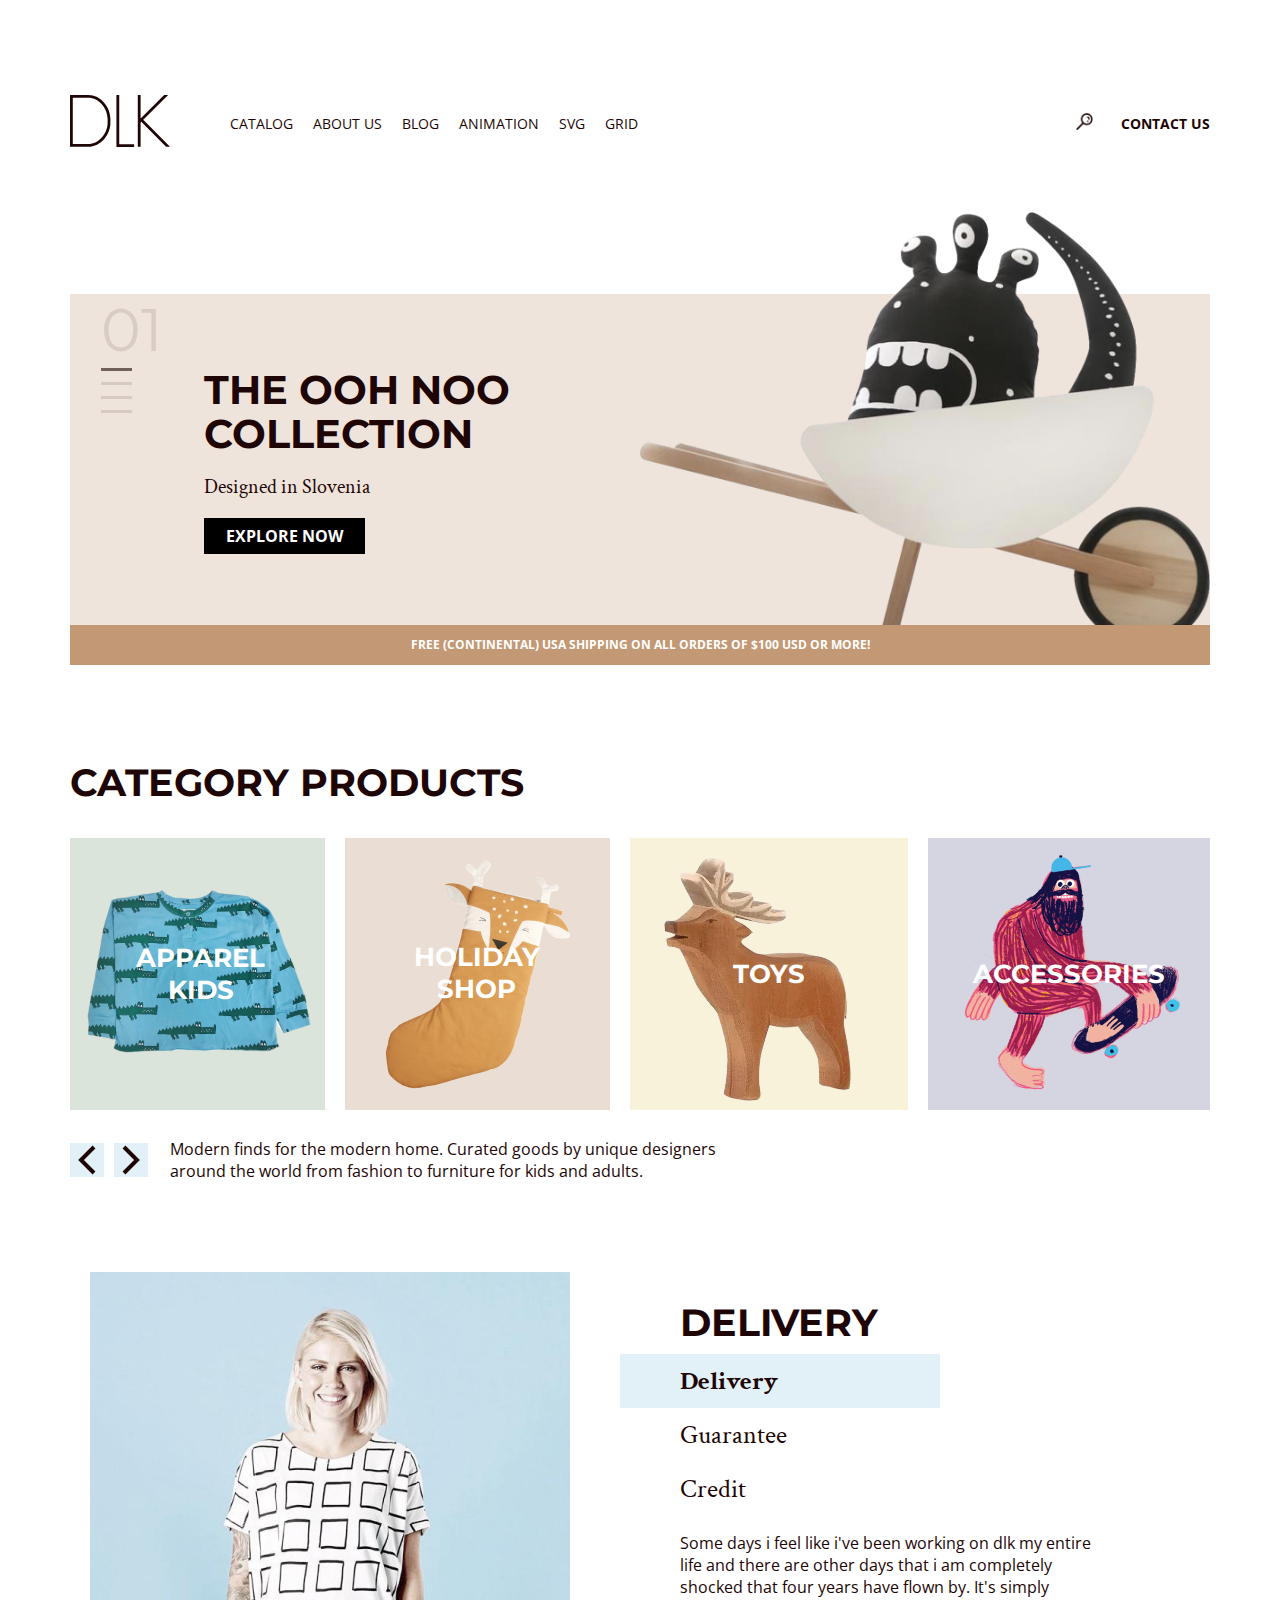
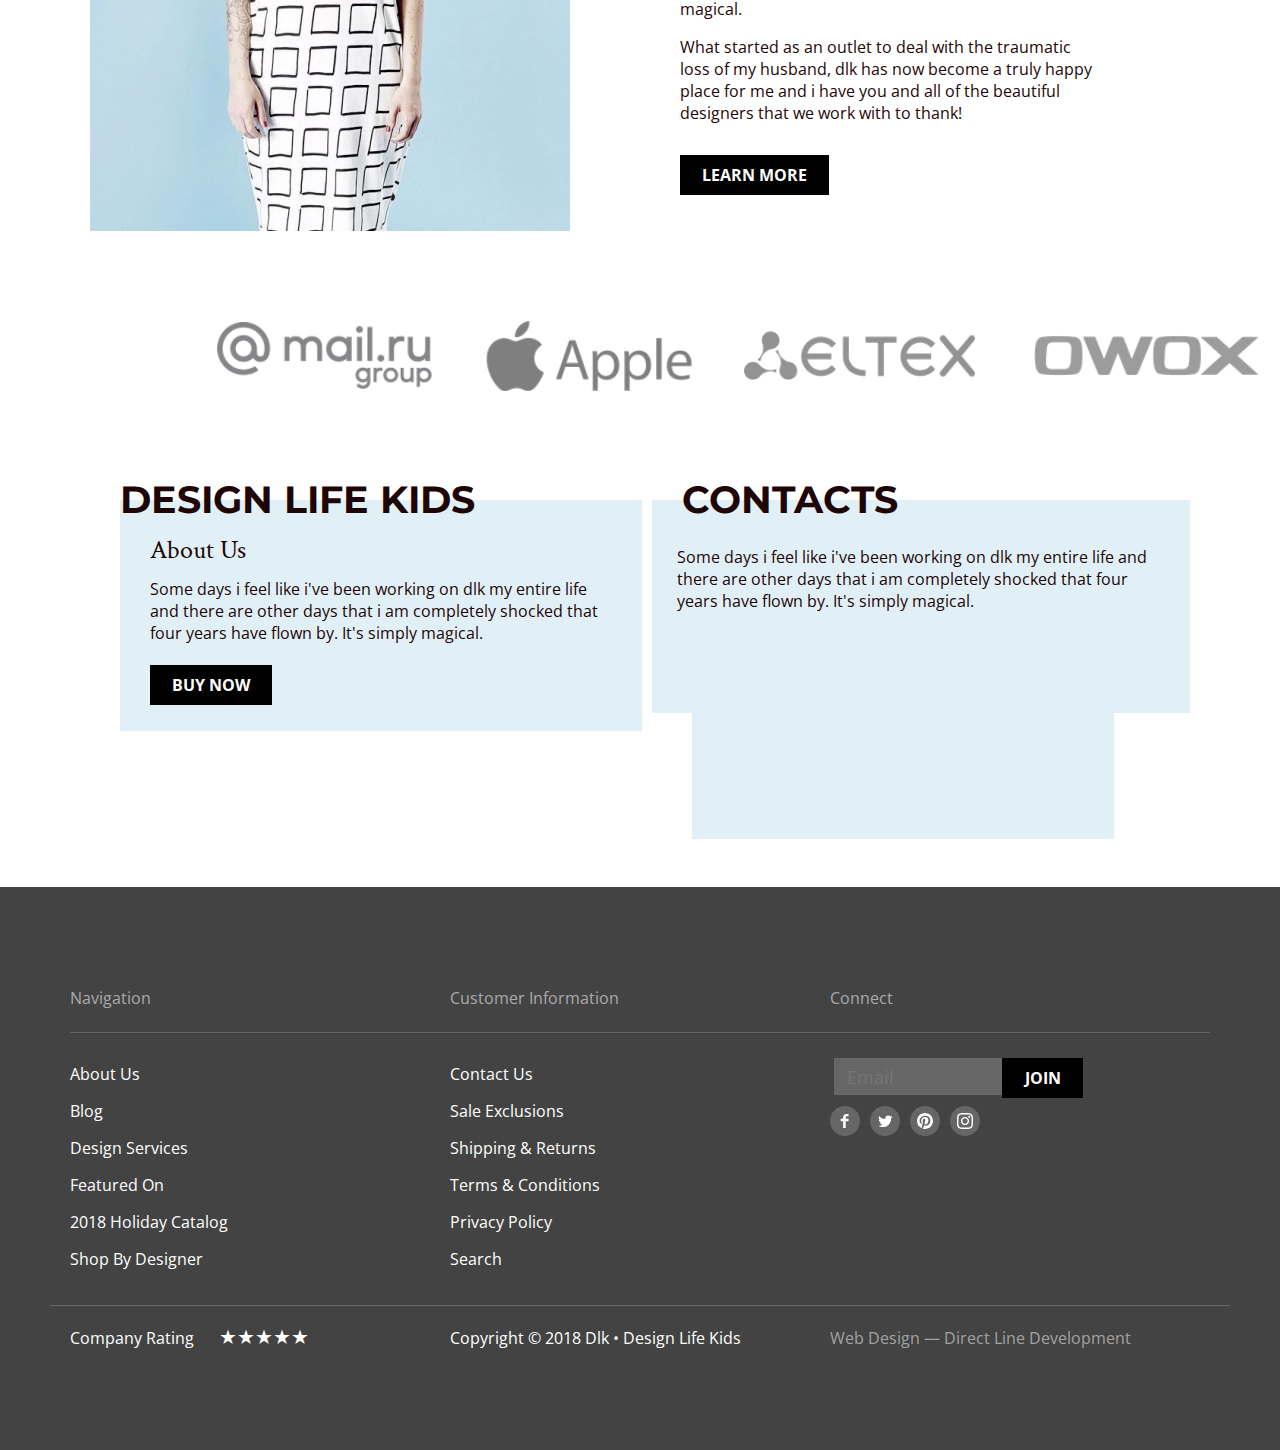
<file: index.html>
<!DOCTYPE html>
<html lang="en">
<head>
    <meta charset="UTF-8">
    <meta http-equiv="X-UA-Compatible" content="IE=edge">
    <meta name="viewport" content="width=device-width,initial-scale=1">
    <link rel="preconnect" href="https://fonts.googleapis.com">
    <link rel="preconnect" href="https://fonts.gstatic.com" crossorigin>
    <link href="https://fonts.googleapis.com/css2?family=Crimson+Text:ital,wght@1,400;1,700&family=Montserrat:wght@200;700&family=Open+Sans:wght@400;700&display=swap" rel="stylesheet">
    <link rel="stylesheet" href="css/style.min.css">

    <title>DLK SHOP</title>
    <meta name="description" content="A store of clothes, toys and a wonderful mood for you and your child.">
    <meta name="keywords" content="Children's clothing and toys store.">
</head>
<body>

    <header class="header container">
    <span class="title_hidden">header__menu</span>
    <a href="/" class="header_opasity">
        <img src="img/union.svg" alt="logo of a clothing and toy store" width="100" height="52">
    </a>
    <div class="humburger header_opasity">
        <p class="mobile-header__open">menu</p>
    </div>

    <nav>
        <ul class="header__menu undotted">
            <li class="header_opasity">
                <a href="catalog.html">Catalog</a>
            </li>
            <li class="header_opasity">
                <a href="#">About Us</a>
            </li>
            <li class="header_opasity">
                <a href="blog.html">Blog</a>
            </li>
            <li class="header_opasity">
                <a href="animation.html">Animation</a>
            </li>
            <li class="header_opasity">
                <a href="svg.html">SVG</a>
            </li>
            <li class="header_opasity">
                <a href="grid.html">GRID</a>
            </li>
        </ul>
    </nav>
    <a href="#" class="header_opasity">
        <img src="img/glass.webp" alt="search of a clothing and toy store" width="17" height="17">
    </a>
    <a href="contact.html" class="header__contact header_opasity">Contact Us</a>
</header>

<div class="mobile-header">

    <div class="mobile-header__wrapper">
        <span class="title_hidden">header__menu</span>
        <div class="mobile-header__2">
            <a href="/" class="header_opasity mobile-header__logo">
                <img src="img/union.svg" alt="logo of a clothing and toy store" width="100" height="52">
            </a>
            <svg class="mobile-header__close" width="16" height="16" viewBox="0 0 16 16" fill="none" xmlns="http://www.w3.org/2000/svg">
                <path fill-rule="evenodd" clip-rule="evenodd" d="M0.707105 0L0 0.707105L7.07111 7.77821L4.6869e-05 14.8493L0.707151 15.5564L7.77821 8.48532L14.8492 15.5563L15.5563 14.8492L8.48532 7.77821L15.5563 0.707178L14.8492 7.33696e-05L7.77821 7.07111L0.707105 0Z" fill="#1E0606"/>
            </svg>
            <a href="#" class="header_opasity mobile-header__search">
                <img src="img/glass.webp" alt="search of a clothing and toy store" width="17" height="17">
            </a>
        </div>     
    <nav>
        <ul class="mobile-header__menu undotted">
            <li class="header_opasity">
                <a href="catalog.html">Catalog</a>
            </li>
            <li class="header_opasity">
                <a href="#">About Us</a>
            </li>
            <li class="header_opasity">
                <a href="blog.html">Blog</a>
            </li>
            <li class="header_opasity">
                <a href="animation.html">Animation</a>
            </li>
            <li class="header_opasity">
                <a href="svg.html">SVG</a>
            </li>
            <li class="header_opasity">
                <a href="grid.html">GRID</a>
            </li>
        </ul>
    </nav>
    <a href="contact.html" class="mobile-header__contact header_opasity">Contact Us</a>
    </div>
</div>

<script src="js/menu.js"></script>

    <main class="container">
        <section>
            <div class="banner bannerSection">
                <div class="banner__page bannerZindex">
                    <p>01</p>
                    <button class="banner__button ButtonChecked"><span class="title_hidden">page banner</span></button>
                    <button class="banner__button"><span class="title_hidden">page banner</span></button>
                    <button class="banner__button"><span class="title_hidden">page banner</span></button>
                    <button class="banner__button"><span class="title_hidden">page banner</span></button> 
                </div>
                <div class="banner__content bannerZindex">
                    <h1 class="title_banner">THE OOH NOO COLLECTION</h1>
                    <p class="italic banner__text">Designed in Slovenia</p>
                    <button class="button popupOpen">EXPLORE NOW <span class="title_hidden">button banner explore NOW</span></button>
                </div>
                <img src="img/png.webp" alt="banner img" class="banner__Img bannerZindex" width="100%" height="100%">
            </div> 
            <div class="bannerZindex">
              <p class="banner__text2">Free (continental) USA shipping on all orders of $100 USD or more!</p>
            </div> 
        </section>

        <section>
            <h2 class="title">Category Products</h2>
            <ul class="listcategory undotted">
                <li>
                    <a href="#" class="serviseW listcategory__a">APPAREL KIDS</a>
                </li>
                <li>
                    <a href="#" class="serviseW listcategory__a">HOLIDAY SHOP</a>
                </li>
                <li>
                    <a href="toys.html" class="listcategory__a">TOYS</a>
                </li>
                <li>
                    <a href="#" class="listcategory__a">ACCESSORIES</a>
                </li>
            </ul>
            <div class="category__page textbottom">
                <span class="title_hidden">category page</span>
                <button class="category__button1"></button>
                <button class="category__button2"></button>
                <p>Modern finds for the modern home. Curated goods by unique designers around the world from fashion to furniture for kids and adults.</p>
            </div>
        </section>

        <section class="delivery container">
            <img class="delivery__Img_1200px BcgIMG" src="img/girl.webp" alt="girl img" width="480" height="559">
            <img class="delivery__Img_768px BcgIMG" src="img/girl_768px.jpg" alt="girl img">
            <div class="deliverylist">
                <span class="title_hidden">delivery list</span>
                <ul class="undotted">
                    <li>
                        <p class="title deliverylist__title">Delivery</p>
                    </li>
                    <li class="deliverylist__titls deliveryChecked">
                        <a href="">Delivery</a>
                    </li>
                    <li class="deliverylist__titls">
                        <a href="">Guarantee</a>
                    </li>
                    <li class="deliverylist__titls">
                        <a href="">Credit</a>
                    </li>
                </ul>
                <p class="delivery__Text">Some days i feel like i've been working on dlk my entire life and there are other days that i am completely shocked that four years have flown by. It's simply magical.</p>
                <p class="delivery__Text two">What started as an outlet to deal  with the traumatic loss of my husband, dlk has now become a truly happy place for me and i have you and all of the beautiful designers that we work with to thank!</p>
                <a href="#" class="button">LEARN MORE</a>
            </div>
        </section>

        <section class="awards container">
            <h2 class="title_hidden">Awards</h2>
            <div>
                <img src="img/partners/image.webp" alt="Store cooperation">
            </div>
            <div>
                <img src="img/partners/image-2.webp" alt="Store cooperation">
            </div>
            <div>
                <img src="img/partners/image-3.webp" alt="Store cooperation">
            </div>
            <div>
                <img src="img/partners/image-1.webp" alt="Store cooperation">
            </div>
        </section>

        <section class="doubleSection container">
            <div class="doubleSection__div1">
                <h2 class="title">Design Life Kids</h2>
                <div class="innerdiv1">
                    <div class="innerdiv1__content">
                    <p class="italic innerdiv1_text">About Us</p>
                    <p class="doubleText">Some days i feel like i've been working on dlk my entire life and there are other days that i am completely shocked that four years have flown by. It's simply magical.</p>
                    <a href="#" class="button">buy now</a>
                    </div>
                </div>
            </div>
            <div class="doubleSection__div2">
                <h2 class="title">Contacts</h2>
                <div class="innerdiv2">
                    <div class="innerdiv2__content">
                        <p class="doubleText innerdiv2__contentText">Some days i feel like i've been working on dlk my entire life and there are other days that i am completely shocked that four years have flown by. It's simply magical.</p>
                    </div>
                </div>
                <iframe class="BcgIMG" src="https://www.google.com/maps/embed?pb=!1m18!1m12!1m3!1d151808.9325409732!2d49.346249153659194!3d53.521796638520634!2m3!1f0!2f0!3f0!3m2!1i1024!2i768!4f13.1!3m3!1m2!1s0x416878e800ccce15%3A0xf556927b10d096a!2z0KLQvtC70YzRj9GC0YLQuCwg0KHQsNC80LDRgNGB0LrQsNGPINC-0LHQuy4!5e0!3m2!1sru!2sru!4v1662113278763!5m2!1sru!2sru" width="80%" height="196" style="border:0;" allowfullscreen="" loading="lazy" referrerpolicy="no-referrer-when-downgrade"></iframe>
            </div>
        </section>
    </main>

    <footer class="footer">
  <div>
      <div class="footer__list container">
          <div class="footer__div">
              <p class="footer__p footer__p_border">Navigation</p>
              <ul class="undotted footer__text">
                  <li class="footer_opacity">
                      <a href="#">About Us</a>
                  </li>
                  <li class="footer_opacity">
                      <a href="#">Blog</a>
                  </li>
                  <li class="footer_opacity">
                      <a href="#">Design Services</a>
                  </li>
                  <li class="footer_opacity">
                      <a href="#">Featured On</a>
                  </li>
                  <li class="footer_opacity">
                      <a href="#">2018 Holiday Catalog</a>
                  </li>
                  <li class="footer_opacity">
                      <a href="#">Shop By Designer</a>
                  </li>
              </ul>
          </div> 
          <div class="footer__div">
              <p class="footer__p footer__p_border">Customer Information</p>
              <ul class="undotted footer__text footer__text_top">
                  <li class="footer_opacity">
                      <a href="#">Contact Us</a>
                  </li>
                  <li class="footer_opacity">
                      <a href="#">Sale Exclusions</a>
                  </li>
                  <li class="footer_opacity">
                      <a href="#">Shipping & Returns</a>
                  </li>
                  <li class="footer_opacity">
                      <a href="#">Terms & Conditions</a>
                  </li>
                  <li class="footer_opacity">
                      <a href="#">Privacy Policy</a>
                  </li>
                  <li class="footer_opacity">
                      <a href="#">Search</a>
                  </li>
              </ul>
          </div>
          <div class="footer__div">
              <p class="footer__p footer__p_border">Connect</p>
              <div class="footer__email">
                  <form action="#" class="footer__form">
                      <div>
                          <div>
                              <label class="">
                                  <span class="email__span">Email</span>
                                  <input type="text" class="Email__input" placeholder="Email">
                              </label>
                          </div>
                      </div>
                      <div>
                          <button class="button button_email" type="submit">Join</button>
                      </div>
                  </form> 
              </div>
              <ul class="undotted footer__sochil">
                  <li class="footer_opacity">
                      <a href="#">
                          <img src="img/socil/facebook.svg" alt="Social networks of our store" width="30" height="30">
                      </a>
                  </li>
                  <li class="footer_opacity">
                      <a href="#">
                          <img src="img/socil/twitter.svg" alt="Social networks of our store" width="30" height="30">
                      </a>
                  </li>
                  <li class="footer_opacity">
                      <a href="#">
                          <img src="img/socil/pinterest.svg" alt="Social networks of our store" width="30" height="30">
                      </a>
                  </li>
                  <li class="footer_opacity">
                      <a href="#">
                          <img src="img/socil/instagram.svg" alt="Social networks of our store" width="30" height="30">
                      </a>
                  </li>
              </ul>
          </div>
      </div>
      <div class="footer__list2 container">
          <div class="footer__additionaly1 footer__div wight">
              <p class="text">Company Rating</p>
              <form action="#" class="formstars form_margin">
                <div class="simple-rating">
                    <div class="simple-rating__items">
                        <input id="simple-rating__5" type="radio" class="simple-rating__item" name="simple-rating" value="5">
                        <label for="simple-rating__5" class="simple-rating__label"></label>
                        <input id="simple-rating__4" type="radio" class="simple-rating__item" name="simple-rating" value="4">
                        <label for="simple-rating__4" class="simple-rating__label"></label>
                        <input id="simple-rating__3" type="radio" class="simple-rating__item" name="simple-rating" value="3">
                        <label for="simple-rating__3" class="simple-rating__label"></label>
                        <input id="simple-rating__2" type="radio" class="simple-rating__item" name="simple-rating" value="2">
                        <label for="simple-rating__2" class="simple-rating__label"></label>
                        <input id="simple-rating__1" type="radio" class="simple-rating__item" name="simple-rating" value="1">
                        <label for="simple-rating__1" class="simple-rating__label"></label>
                    </div>
                </div>
              </form>
          </div>
          <div class="footer__additionaly2 footer__div">
              <p class="text">Copyright © 2018 Dlk • Design Life Kids</p>
          </div>
          <div class="footer__additionaly3 footer__div">
              <a href="#" class="Ablack">Web Design — Direct Line Development</a>
          </div>
      </div>
  </div>
</footer>
    
    <section class="popup">
        <h2 class="title_hidden">Contact</h2>

        <form action="#" class="form formPopup">
    <div>
        <label class="form_label form_label_name">
            <span>Name</span>
            <input type="text" class="input_border" placeholder="Ivan Ivanov">
        </label>
    </div>
    <div class="phone">
        <div class="phone__div">
            <label class="form_label">
                <span>Phone</span>
                <input type="tel" class="input_border">
            </label>
        </div>
        <div>
            <div class="email__div">
                <label class="form_label">
                    <span>Email</span>
                    <input type="email" class="input_border">
                </label>
            </div>
        </div>
    </div>

    <div>
        <label class="form_label">
            <span>Message</span>
            <textarea name="textarea" cols="30" rows="10" class="textarea input_border"></textarea>
        </label>
    </div>

    <fieldset class="fieldset">
        <legend>Agreement</legend>
        <ul class="undotted">
            <li>
                <label>
                    <input type="checkbox" class="checkbox__input" checked="checked">
                    <span class="checkbox__span">By clicking on the button, you consent to the processing of your personal data</span>
                </label>
            </li>
        </ul>
    </fieldset>

    <button type="submit" class="button">Submit</button>
</form>
        
        <button class="popupClose"><svg width="15" height="15" viewBox="0 0 15 15" fill="none" xmlns="http://www.w3.org/2000/svg">
            <path d="M2.21902 14.6113C1.70029 15.1295 0.893368 15.1295 0.374636 14.6113C0.11527 14.3522 -6.13512e-07 14.0355 -5.9841e-07 13.69C-5.83308e-07 13.3445 0.11527 13.0278 0.374636 12.7687L5.64841 7.5L0.374637 2.23127C0.115271 1.97215 -7.23629e-08 1.65547 -5.72611e-08 1.30998C-4.21593e-08 0.964491 0.115271 0.647806 0.374637 0.388689C0.893369 -0.129545 1.70029 -0.129545 2.21902 0.388689L7.4928 5.65738L12.7666 0.38869C13.2853 -0.129545 14.0922 -0.129545 14.611 0.38869C15.1297 0.906924 15.1297 1.71304 14.611 2.23127L9.33718 7.5L14.611 12.7687C15.1297 13.287 15.1297 14.0931 14.611 14.6113C14.0922 15.1295 13.2853 15.1295 12.7666 14.6113L7.4928 9.34258L2.21902 14.6113Z" fill="white"/>
            </svg>
        </button>
    </section>

    <script src="js/menu.js"></script>
    <script src="js/app.js"></script>
</body>
</html>
</file>
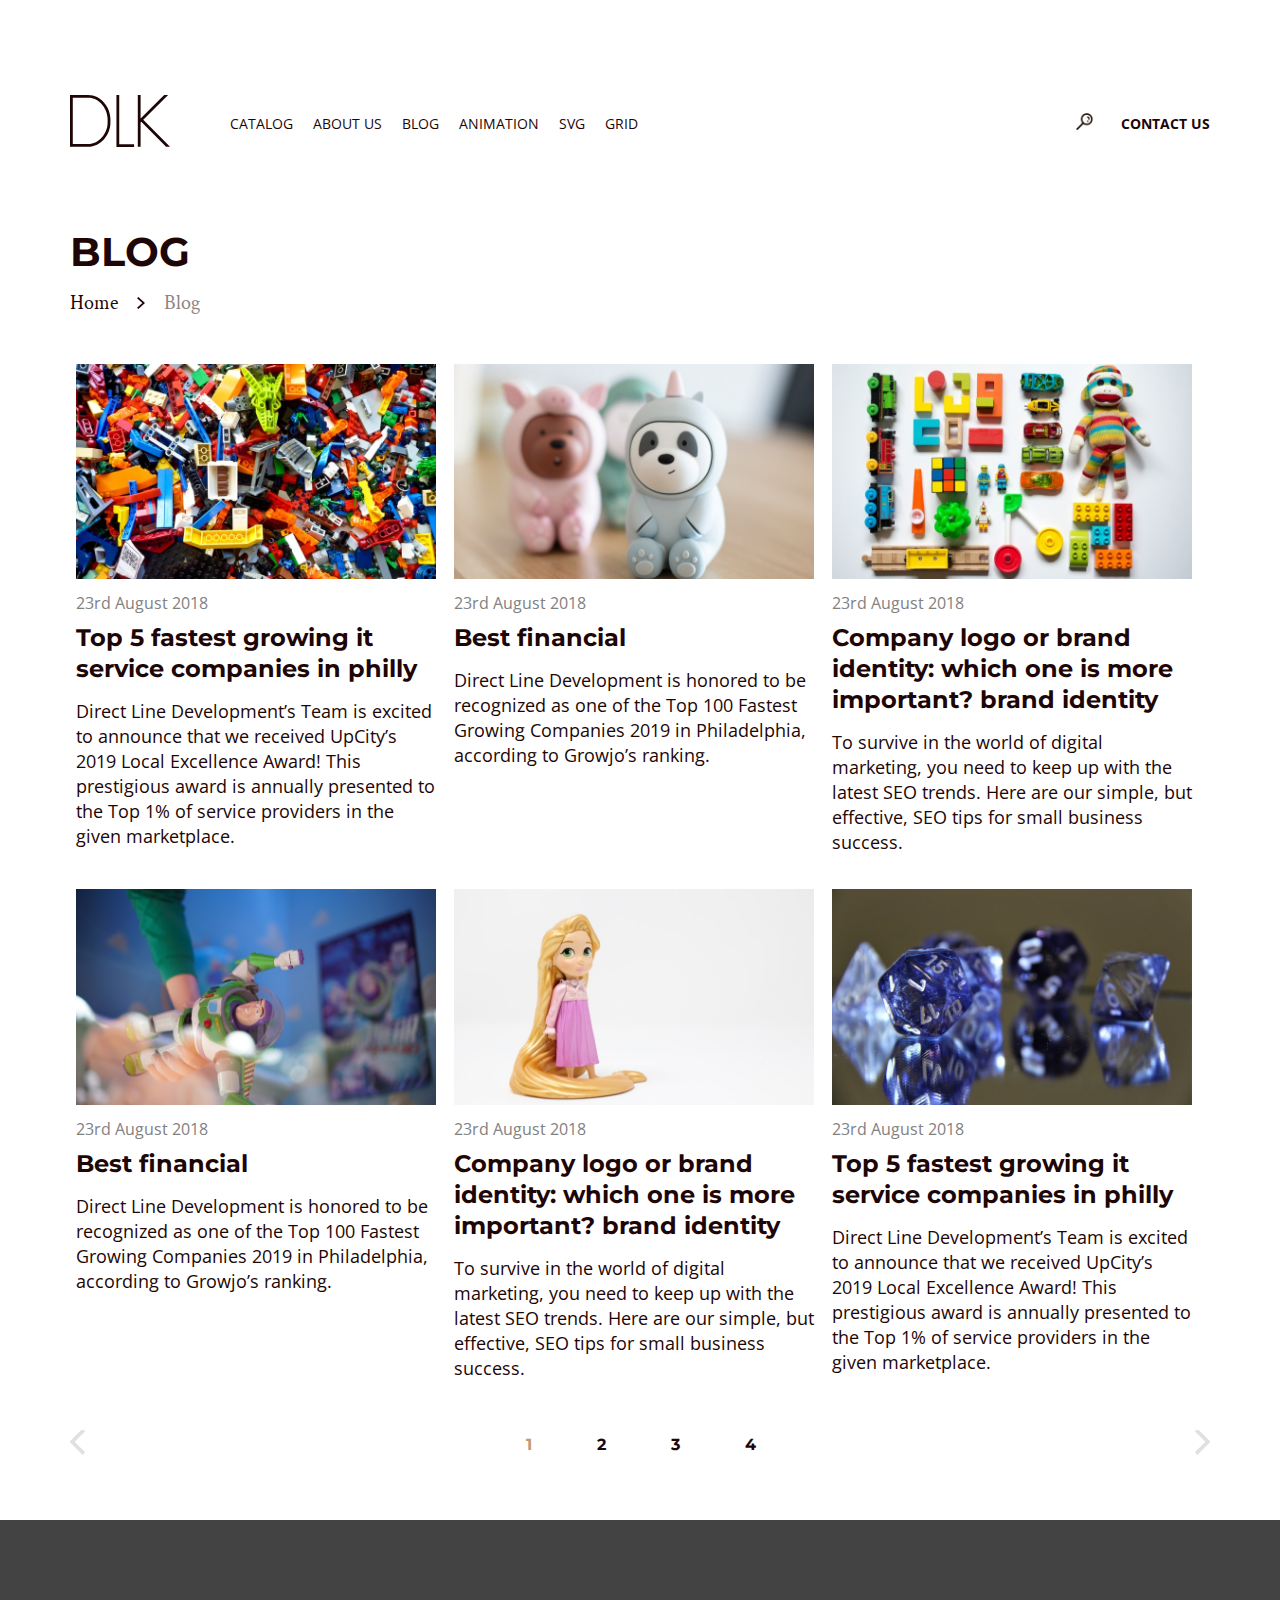
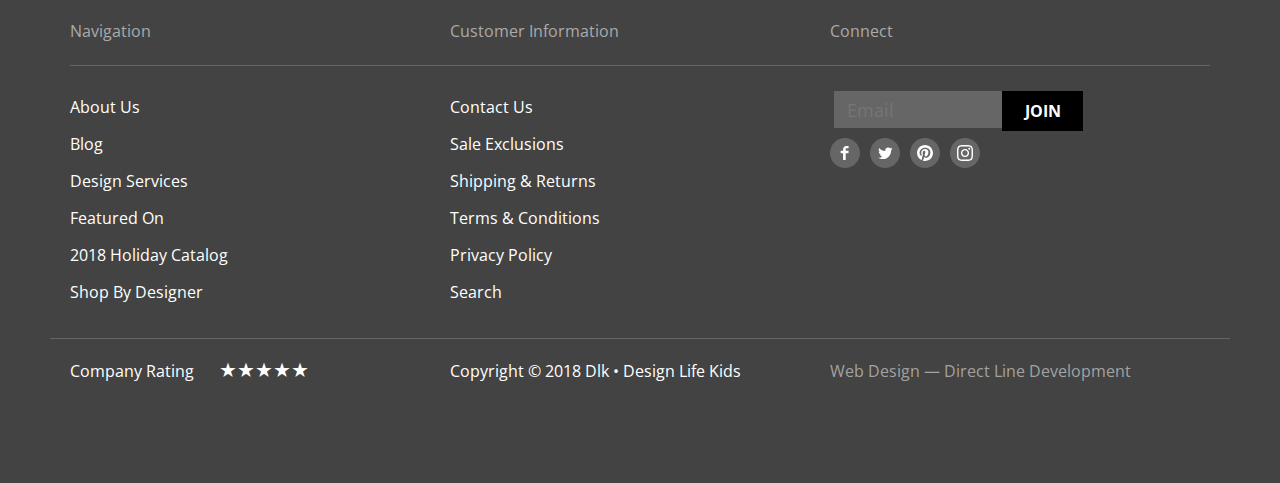
<file: blog.html>
<!DOCTYPE html>
<html lang="en">
<head>
    <meta charset="UTF-8">
    <meta http-equiv="X-UA-Compatible" content="IE=edge">
    <meta name="viewport" content="width=device-width,initial-scale=1">
    <link rel="preconnect" href="https://fonts.googleapis.com">
    <link rel="preconnect" href="https://fonts.gstatic.com" crossorigin>
    <link href="https://fonts.googleapis.com/css2?family=Crimson+Text:ital,wght@1,400;1,700&family=Montserrat:wght@700&family=Open+Sans:wght@400;700&display=swap" rel="stylesheet">
    <link rel="stylesheet" href="css/style.min.css">

    <title>Blog</title>
    <meta name="description" content="Blog of a children's clothing and toy store.">
    <meta name="keywords" content="Children's clothing and toys store.">
</head>
<body>

    <header class="header container">
    <span class="title_hidden">header__menu</span>
    <a href="/" class="header_opasity">
        <img src="img/union.svg" alt="logo of a clothing and toy store" width="100" height="52">
    </a>
    <div class="humburger header_opasity">
        <p class="mobile-header__open">menu</p>
    </div>

    <nav>
        <ul class="header__menu undotted">
            <li class="header_opasity">
                <a href="catalog.html">Catalog</a>
            </li>
            <li class="header_opasity">
                <a href="#">About Us</a>
            </li>
            <li class="header_opasity">
                <a href="blog.html">Blog</a>
            </li>
            <li class="header_opasity">
                <a href="animation.html">Animation</a>
            </li>
            <li class="header_opasity">
                <a href="svg.html">SVG</a>
            </li>
            <li class="header_opasity">
                <a href="grid.html">GRID</a>
            </li>
        </ul>
    </nav>
    <a href="#" class="header_opasity">
        <img src="img/glass.webp" alt="search of a clothing and toy store" width="17" height="17">
    </a>
    <a href="contact.html" class="header__contact header_opasity">Contact Us</a>
</header>

<div class="mobile-header">

    <div class="mobile-header__wrapper">
        <span class="title_hidden">header__menu</span>
        <div class="mobile-header__2">
            <a href="/" class="header_opasity mobile-header__logo">
                <img src="img/union.svg" alt="logo of a clothing and toy store" width="100" height="52">
            </a>
            <svg class="mobile-header__close" width="16" height="16" viewBox="0 0 16 16" fill="none" xmlns="http://www.w3.org/2000/svg">
                <path fill-rule="evenodd" clip-rule="evenodd" d="M0.707105 0L0 0.707105L7.07111 7.77821L4.6869e-05 14.8493L0.707151 15.5564L7.77821 8.48532L14.8492 15.5563L15.5563 14.8492L8.48532 7.77821L15.5563 0.707178L14.8492 7.33696e-05L7.77821 7.07111L0.707105 0Z" fill="#1E0606"/>
            </svg>
            <a href="#" class="header_opasity mobile-header__search">
                <img src="img/glass.webp" alt="search of a clothing and toy store" width="17" height="17">
            </a>
        </div>     
    <nav>
        <ul class="mobile-header__menu undotted">
            <li class="header_opasity">
                <a href="catalog.html">Catalog</a>
            </li>
            <li class="header_opasity">
                <a href="#">About Us</a>
            </li>
            <li class="header_opasity">
                <a href="blog.html">Blog</a>
            </li>
            <li class="header_opasity">
                <a href="animation.html">Animation</a>
            </li>
            <li class="header_opasity">
                <a href="svg.html">SVG</a>
            </li>
            <li class="header_opasity">
                <a href="grid.html">GRID</a>
            </li>
        </ul>
    </nav>
    <a href="contact.html" class="mobile-header__contact header_opasity">Contact Us</a>
    </div>
</div>

<script src="js/menu.js"></script>

    <main class="container">
        <section>
            <h1 class="title_blog">Blog</h1>
            <div class="navigation_div">
                <a href="/" class="navigation__pseudo italic">Home</a>
                <p class="italic">Blog</p>
            </div>

            <ul class="undotted blogList">
                <li>
    <a href="#">
        <img src="img/blog/lego.jpg" alt="Photos of our blog" width="380" height="220" class="BcgIMG">
    </a>
    <p class="blog__data">23rd August 2018</p>
    <a href="#" class="blog__opacity">Top 5 fastest growing it service companies in philly</a>
    <p class="blog__p">Direct Line Development’s Team is excited to announce that we received UpCity’s 2019 Local Excellence Award! This prestigious award is annually presented to the Top 1% of service providers in the given marketplace.</p>
</li>
                <li>
    <a href="#">
        <img src="img/blog/toys.jpg" alt="Photos of our blog" width="380" height="220" class="BcgIMG">
    </a>
    <p class="blog__data">23rd August 2018</p>
    <a href="#" class="blog__opacity">Best financial</a>
    <p class="blog__p">Direct Line Development is honored to be recognized as one of the Top 100 Fastest Growing Companies 2019 in Philadelphia, according to Growjo’s ranking.</p>
</li>
                <li>
    <a href="#">
        <img src="img/blog/monckey.jpg" alt="Photos of our blog" width="380" height="220" class="BcgIMG">
    </a>
    <p class="blog__data">23rd August 2018</p>
    <a href="#" class="blog__opacity">Company logo or brand identity: which one is more important? brand identity</a>
    <p class="blog__p">To survive in the world of digital marketing, you need to keep up with the latest SEO trends. Here are our simple, but effective, SEO tips for small business success.</p>
</li>
                <li>
    <a href="#">
        <img src="img/blog/cosmo.jpg" alt="Photos of our blog" width="380" height="220" class="BcgIMG">
    </a>
    <p class="blog__data">23rd August 2018</p>
    <a href="#" class="blog__opacity">Best financial</a>
    <p class="blog__p">Direct Line Development is honored to be recognized as one of the Top 100 Fastest Growing Companies 2019 in Philadelphia, according to Growjo’s ranking.</p>
</li>
                <li>
    <a href="#">
        <img src="img/blog/girl.jpg" alt="Photos of our blog" width="380" height="220" class="BcgIMG">
    </a>
    <p class="blog__data">23rd August 2018</p>
    <a href="#" class="blog__opacity">Company logo or brand identity: which one is more important? brand identity</a>
    <p class="blog__p">To survive in the world of digital marketing, you need to keep up with the latest SEO trends. Here are our simple, but effective, SEO tips for small business success.</p>
</li>
                <li>
    <a href="#">
        <img src="img/blog/cube.jpg" alt="Photos of our blog" width="380" height="220" class="BcgIMG">
    </a>
    <p class="blog__data">23rd August 2018</p>
    <a href="#" class="blog__opacity">Top 5 fastest growing it service companies in philly</a>
    <p class="blog__p">Direct Line Development’s Team is excited to announce that we received UpCity’s 2019 Local Excellence Award! This prestigious award is annually presented to the Top 1% of service providers in the given marketplace.</p>
</li>
            </ul>

            <div class="page">
                <svg class="line_page_left" viewBox="0 0 13 33">
                <polyline class="style__line_l" points="13 0, 0 13, 13 26" style="fill:white;stroke-width:4"/>
                </svg>
                <a href="/toys.html" class="page_opacity page_opacity_checked">1</a>
                <a href="#" class="page_opacity">2</a>
                <a href="#" class="page_opacity">3</a>
                <a href="#" class="page_opacity">4</a>
                <svg class="line_page_right" viewBox="0 0 13 33">
                    <polyline class="style__line_r" points="0 0, 13 13, 0 26" style="fill:white;stroke-width:4"/>
                </svg>
            </div>
        </section>
    </main>

    <footer class="footer">
  <div>
      <div class="footer__list container">
          <div class="footer__div">
              <p class="footer__p footer__p_border">Navigation</p>
              <ul class="undotted footer__text">
                  <li class="footer_opacity">
                      <a href="#">About Us</a>
                  </li>
                  <li class="footer_opacity">
                      <a href="#">Blog</a>
                  </li>
                  <li class="footer_opacity">
                      <a href="#">Design Services</a>
                  </li>
                  <li class="footer_opacity">
                      <a href="#">Featured On</a>
                  </li>
                  <li class="footer_opacity">
                      <a href="#">2018 Holiday Catalog</a>
                  </li>
                  <li class="footer_opacity">
                      <a href="#">Shop By Designer</a>
                  </li>
              </ul>
          </div> 
          <div class="footer__div">
              <p class="footer__p footer__p_border">Customer Information</p>
              <ul class="undotted footer__text footer__text_top">
                  <li class="footer_opacity">
                      <a href="#">Contact Us</a>
                  </li>
                  <li class="footer_opacity">
                      <a href="#">Sale Exclusions</a>
                  </li>
                  <li class="footer_opacity">
                      <a href="#">Shipping & Returns</a>
                  </li>
                  <li class="footer_opacity">
                      <a href="#">Terms & Conditions</a>
                  </li>
                  <li class="footer_opacity">
                      <a href="#">Privacy Policy</a>
                  </li>
                  <li class="footer_opacity">
                      <a href="#">Search</a>
                  </li>
              </ul>
          </div>
          <div class="footer__div">
              <p class="footer__p footer__p_border">Connect</p>
              <div class="footer__email">
                  <form action="#" class="footer__form">
                      <div>
                          <div>
                              <label class="">
                                  <span class="email__span">Email</span>
                                  <input type="text" class="Email__input" placeholder="Email">
                              </label>
                          </div>
                      </div>
                      <div>
                          <button class="button button_email" type="submit">Join</button>
                      </div>
                  </form> 
              </div>
              <ul class="undotted footer__sochil">
                  <li class="footer_opacity">
                      <a href="#">
                          <img src="img/socil/facebook.svg" alt="Social networks of our store" width="30" height="30">
                      </a>
                  </li>
                  <li class="footer_opacity">
                      <a href="#">
                          <img src="img/socil/twitter.svg" alt="Social networks of our store" width="30" height="30">
                      </a>
                  </li>
                  <li class="footer_opacity">
                      <a href="#">
                          <img src="img/socil/pinterest.svg" alt="Social networks of our store" width="30" height="30">
                      </a>
                  </li>
                  <li class="footer_opacity">
                      <a href="#">
                          <img src="img/socil/instagram.svg" alt="Social networks of our store" width="30" height="30">
                      </a>
                  </li>
              </ul>
          </div>
      </div>
      <div class="footer__list2 container">
          <div class="footer__additionaly1 footer__div wight">
              <p class="text">Company Rating</p>
              <form action="#" class="formstars form_margin">
                <div class="simple-rating">
                    <div class="simple-rating__items">
                        <input id="simple-rating__5" type="radio" class="simple-rating__item" name="simple-rating" value="5">
                        <label for="simple-rating__5" class="simple-rating__label"></label>
                        <input id="simple-rating__4" type="radio" class="simple-rating__item" name="simple-rating" value="4">
                        <label for="simple-rating__4" class="simple-rating__label"></label>
                        <input id="simple-rating__3" type="radio" class="simple-rating__item" name="simple-rating" value="3">
                        <label for="simple-rating__3" class="simple-rating__label"></label>
                        <input id="simple-rating__2" type="radio" class="simple-rating__item" name="simple-rating" value="2">
                        <label for="simple-rating__2" class="simple-rating__label"></label>
                        <input id="simple-rating__1" type="radio" class="simple-rating__item" name="simple-rating" value="1">
                        <label for="simple-rating__1" class="simple-rating__label"></label>
                    </div>
                </div>
              </form>
          </div>
          <div class="footer__additionaly2 footer__div">
              <p class="text">Copyright © 2018 Dlk • Design Life Kids</p>
          </div>
          <div class="footer__additionaly3 footer__div">
              <a href="#" class="Ablack">Web Design — Direct Line Development</a>
          </div>
      </div>
  </div>
</footer>

    <script src="js/menu.js"></script>

</body>
</html>
</file>
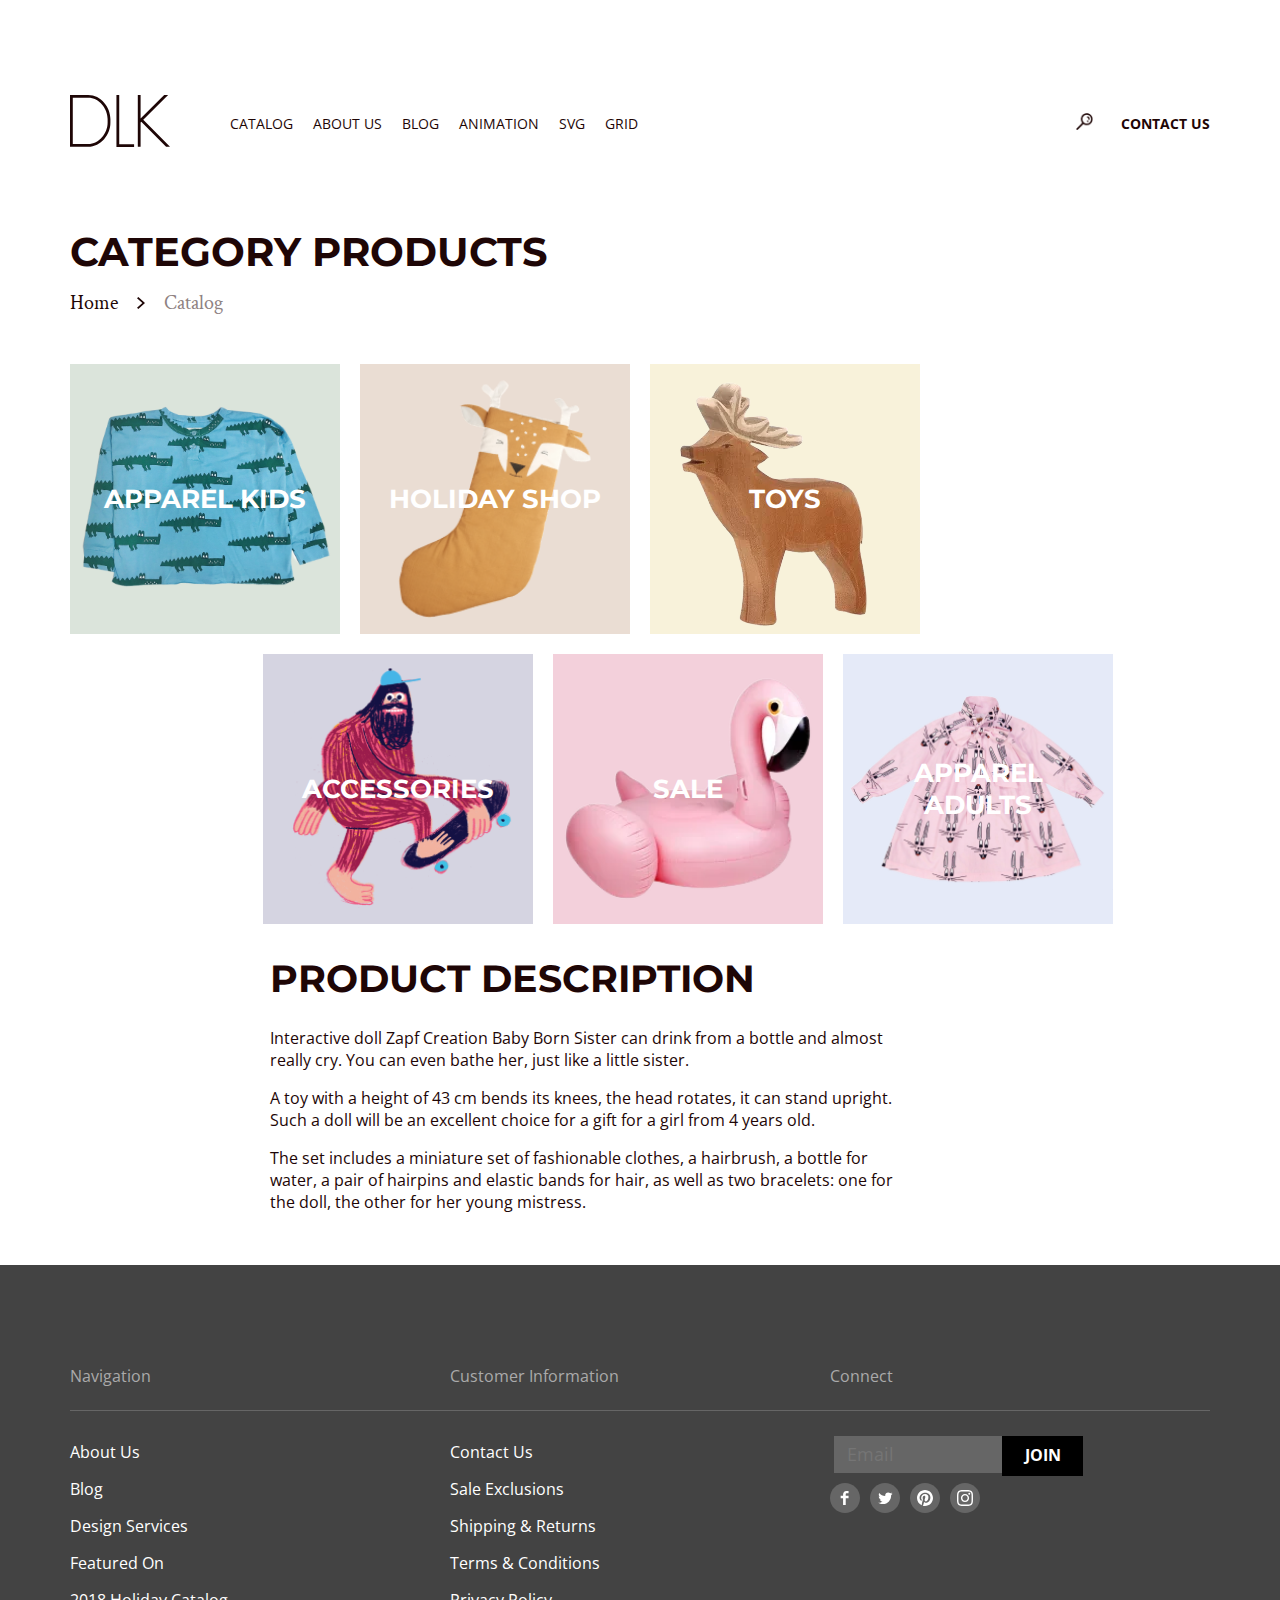
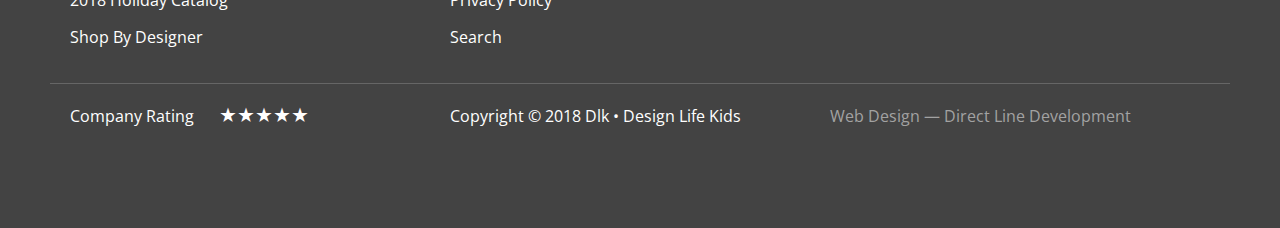
<file: catalog.html>
<!DOCTYPE html>
<html lang="en">
<head>
    <meta charset="UTF-8">
    <meta http-equiv="X-UA-Compatible" content="IE=edge">
    <meta name="viewport" content="width=device-width,initial-scale=1">
    <link rel="preconnect" href="https://fonts.googleapis.com">
    <link rel="preconnect" href="https://fonts.gstatic.com" crossorigin>
    <link href="https://fonts.googleapis.com/css2?family=Crimson+Text:ital,wght@1,400;1,700&family=Montserrat:wght@700&family=Open+Sans:wght@400;700&display=swap" rel="stylesheet">
    <link rel="stylesheet" href="css/style.min.css"> 

    <title>Catalog</title>
    <meta name="description" content="Catalog of children's clothing and toys.">
    <meta name="keywords" content="Children's clothing and toys store.">
</head>
<body>

    <header class="header container">
    <span class="title_hidden">header__menu</span>
    <a href="/" class="header_opasity">
        <img src="img/union.svg" alt="logo of a clothing and toy store" width="100" height="52">
    </a>
    <div class="humburger header_opasity">
        <p class="mobile-header__open">menu</p>
    </div>

    <nav>
        <ul class="header__menu undotted">
            <li class="header_opasity">
                <a href="catalog.html">Catalog</a>
            </li>
            <li class="header_opasity">
                <a href="#">About Us</a>
            </li>
            <li class="header_opasity">
                <a href="blog.html">Blog</a>
            </li>
            <li class="header_opasity">
                <a href="animation.html">Animation</a>
            </li>
            <li class="header_opasity">
                <a href="svg.html">SVG</a>
            </li>
            <li class="header_opasity">
                <a href="grid.html">GRID</a>
            </li>
        </ul>
    </nav>
    <a href="#" class="header_opasity">
        <img src="img/glass.webp" alt="search of a clothing and toy store" width="17" height="17">
    </a>
    <a href="contact.html" class="header__contact header_opasity">Contact Us</a>
</header>

<div class="mobile-header">

    <div class="mobile-header__wrapper">
        <span class="title_hidden">header__menu</span>
        <div class="mobile-header__2">
            <a href="/" class="header_opasity mobile-header__logo">
                <img src="img/union.svg" alt="logo of a clothing and toy store" width="100" height="52">
            </a>
            <svg class="mobile-header__close" width="16" height="16" viewBox="0 0 16 16" fill="none" xmlns="http://www.w3.org/2000/svg">
                <path fill-rule="evenodd" clip-rule="evenodd" d="M0.707105 0L0 0.707105L7.07111 7.77821L4.6869e-05 14.8493L0.707151 15.5564L7.77821 8.48532L14.8492 15.5563L15.5563 14.8492L8.48532 7.77821L15.5563 0.707178L14.8492 7.33696e-05L7.77821 7.07111L0.707105 0Z" fill="#1E0606"/>
            </svg>
            <a href="#" class="header_opasity mobile-header__search">
                <img src="img/glass.webp" alt="search of a clothing and toy store" width="17" height="17">
            </a>
        </div>     
    <nav>
        <ul class="mobile-header__menu undotted">
            <li class="header_opasity">
                <a href="catalog.html">Catalog</a>
            </li>
            <li class="header_opasity">
                <a href="#">About Us</a>
            </li>
            <li class="header_opasity">
                <a href="blog.html">Blog</a>
            </li>
            <li class="header_opasity">
                <a href="animation.html">Animation</a>
            </li>
            <li class="header_opasity">
                <a href="svg.html">SVG</a>
            </li>
            <li class="header_opasity">
                <a href="grid.html">GRID</a>
            </li>
        </ul>
    </nav>
    <a href="contact.html" class="mobile-header__contact header_opasity">Contact Us</a>
    </div>
</div>

<script src="js/menu.js"></script>

    <main class="container">
        <section>
            <h1 class="title title_montserrat">Category Products</h1>
            <div class="navigation_div">
                <a href="#" class="navigation__pseudo italic">Home</a>
                <p class="italic">Catalog</p>
            </div>
            <div class="undotted serviceList2 row flex-wrap">
                <div class="col-xl-3 col-lg-4 col-md-4 col-sm-6 col-xs-6">
                    <div class="content content_1"><a href="#" class="serviseW listcategory__a">APPAREL KIDS</a></div> 
                </div>
                <div class="col-xl-3 col-lg-4 col-md-4 col-sm-6 col-md-4 col-xs-6">
                    <div class="content content_2"><a href="#" class="serviseW listcategory__a">HOLIDAY SHOP</a></div>
                </div>
                <div class="col-xl-3 add-xl-3 col-lg-4 col-md-4 col-sm-6 col-xs-6">
                <div class="content content_3"><a href="#" class="listcategory__a">TOYS</a></div>
                </div>
                <div class="col-xl-3 skip-xl-2 col-lg-4 col-md-4 col-sm-6 col-xs-6">
                    <div class="content content_4"><a href="#" class="listcategory__a">ACCESSORIES</a></div>
                </div>
                <div class="col-xl-3 col-lg-4 col-md-4 col-sm-6 col-xs-6">
                    <div class="content content_5"><a href="#" class="listcategory__a">SALE</a></div>
                </div>
                <div class="col-xl-3 col-lg-4 col-md-4 col-sm-6 col-xs-6">
                <div class="content content_6"><a href="#" class="serviseW listcategory__a">APPAREL ADULTS</a></div>
                </div>
            </div>
        </section>

        <section class="catalog">
            <h2 class="title">Product Description</h2>
            <p>Interactive doll Zapf Creation Baby Born Sister can drink from a bottle and almost really cry. You can even bathe her, just like a little sister.</p>
            <p>A toy with a height of 43 cm bends its knees, the head rotates, it can stand upright. Such a doll will be an excellent choice for a gift for a girl from 4 years old.</p>
            <p>The set includes a miniature set of fashionable clothes, a hairbrush, a bottle for water, a pair of hairpins and elastic bands for hair, as well as two bracelets: one for the doll, the other for her young mistress.</p>
        </section>
    </main>

    <footer class="footer">
  <div>
      <div class="footer__list container">
          <div class="footer__div">
              <p class="footer__p footer__p_border">Navigation</p>
              <ul class="undotted footer__text">
                  <li class="footer_opacity">
                      <a href="#">About Us</a>
                  </li>
                  <li class="footer_opacity">
                      <a href="#">Blog</a>
                  </li>
                  <li class="footer_opacity">
                      <a href="#">Design Services</a>
                  </li>
                  <li class="footer_opacity">
                      <a href="#">Featured On</a>
                  </li>
                  <li class="footer_opacity">
                      <a href="#">2018 Holiday Catalog</a>
                  </li>
                  <li class="footer_opacity">
                      <a href="#">Shop By Designer</a>
                  </li>
              </ul>
          </div> 
          <div class="footer__div">
              <p class="footer__p footer__p_border">Customer Information</p>
              <ul class="undotted footer__text footer__text_top">
                  <li class="footer_opacity">
                      <a href="#">Contact Us</a>
                  </li>
                  <li class="footer_opacity">
                      <a href="#">Sale Exclusions</a>
                  </li>
                  <li class="footer_opacity">
                      <a href="#">Shipping & Returns</a>
                  </li>
                  <li class="footer_opacity">
                      <a href="#">Terms & Conditions</a>
                  </li>
                  <li class="footer_opacity">
                      <a href="#">Privacy Policy</a>
                  </li>
                  <li class="footer_opacity">
                      <a href="#">Search</a>
                  </li>
              </ul>
          </div>
          <div class="footer__div">
              <p class="footer__p footer__p_border">Connect</p>
              <div class="footer__email">
                  <form action="#" class="footer__form">
                      <div>
                          <div>
                              <label class="">
                                  <span class="email__span">Email</span>
                                  <input type="text" class="Email__input" placeholder="Email">
                              </label>
                          </div>
                      </div>
                      <div>
                          <button class="button button_email" type="submit">Join</button>
                      </div>
                  </form> 
              </div>
              <ul class="undotted footer__sochil">
                  <li class="footer_opacity">
                      <a href="#">
                          <img src="img/socil/facebook.svg" alt="Social networks of our store" width="30" height="30">
                      </a>
                  </li>
                  <li class="footer_opacity">
                      <a href="#">
                          <img src="img/socil/twitter.svg" alt="Social networks of our store" width="30" height="30">
                      </a>
                  </li>
                  <li class="footer_opacity">
                      <a href="#">
                          <img src="img/socil/pinterest.svg" alt="Social networks of our store" width="30" height="30">
                      </a>
                  </li>
                  <li class="footer_opacity">
                      <a href="#">
                          <img src="img/socil/instagram.svg" alt="Social networks of our store" width="30" height="30">
                      </a>
                  </li>
              </ul>
          </div>
      </div>
      <div class="footer__list2 container">
          <div class="footer__additionaly1 footer__div wight">
              <p class="text">Company Rating</p>
              <form action="#" class="formstars form_margin">
                <div class="simple-rating">
                    <div class="simple-rating__items">
                        <input id="simple-rating__5" type="radio" class="simple-rating__item" name="simple-rating" value="5">
                        <label for="simple-rating__5" class="simple-rating__label"></label>
                        <input id="simple-rating__4" type="radio" class="simple-rating__item" name="simple-rating" value="4">
                        <label for="simple-rating__4" class="simple-rating__label"></label>
                        <input id="simple-rating__3" type="radio" class="simple-rating__item" name="simple-rating" value="3">
                        <label for="simple-rating__3" class="simple-rating__label"></label>
                        <input id="simple-rating__2" type="radio" class="simple-rating__item" name="simple-rating" value="2">
                        <label for="simple-rating__2" class="simple-rating__label"></label>
                        <input id="simple-rating__1" type="radio" class="simple-rating__item" name="simple-rating" value="1">
                        <label for="simple-rating__1" class="simple-rating__label"></label>
                    </div>
                </div>
              </form>
          </div>
          <div class="footer__additionaly2 footer__div">
              <p class="text">Copyright © 2018 Dlk • Design Life Kids</p>
          </div>
          <div class="footer__additionaly3 footer__div">
              <a href="#" class="Ablack">Web Design — Direct Line Development</a>
          </div>
      </div>
  </div>
</footer>

    <script src="js/menu.js"></script>

</body>
</html>
</file>
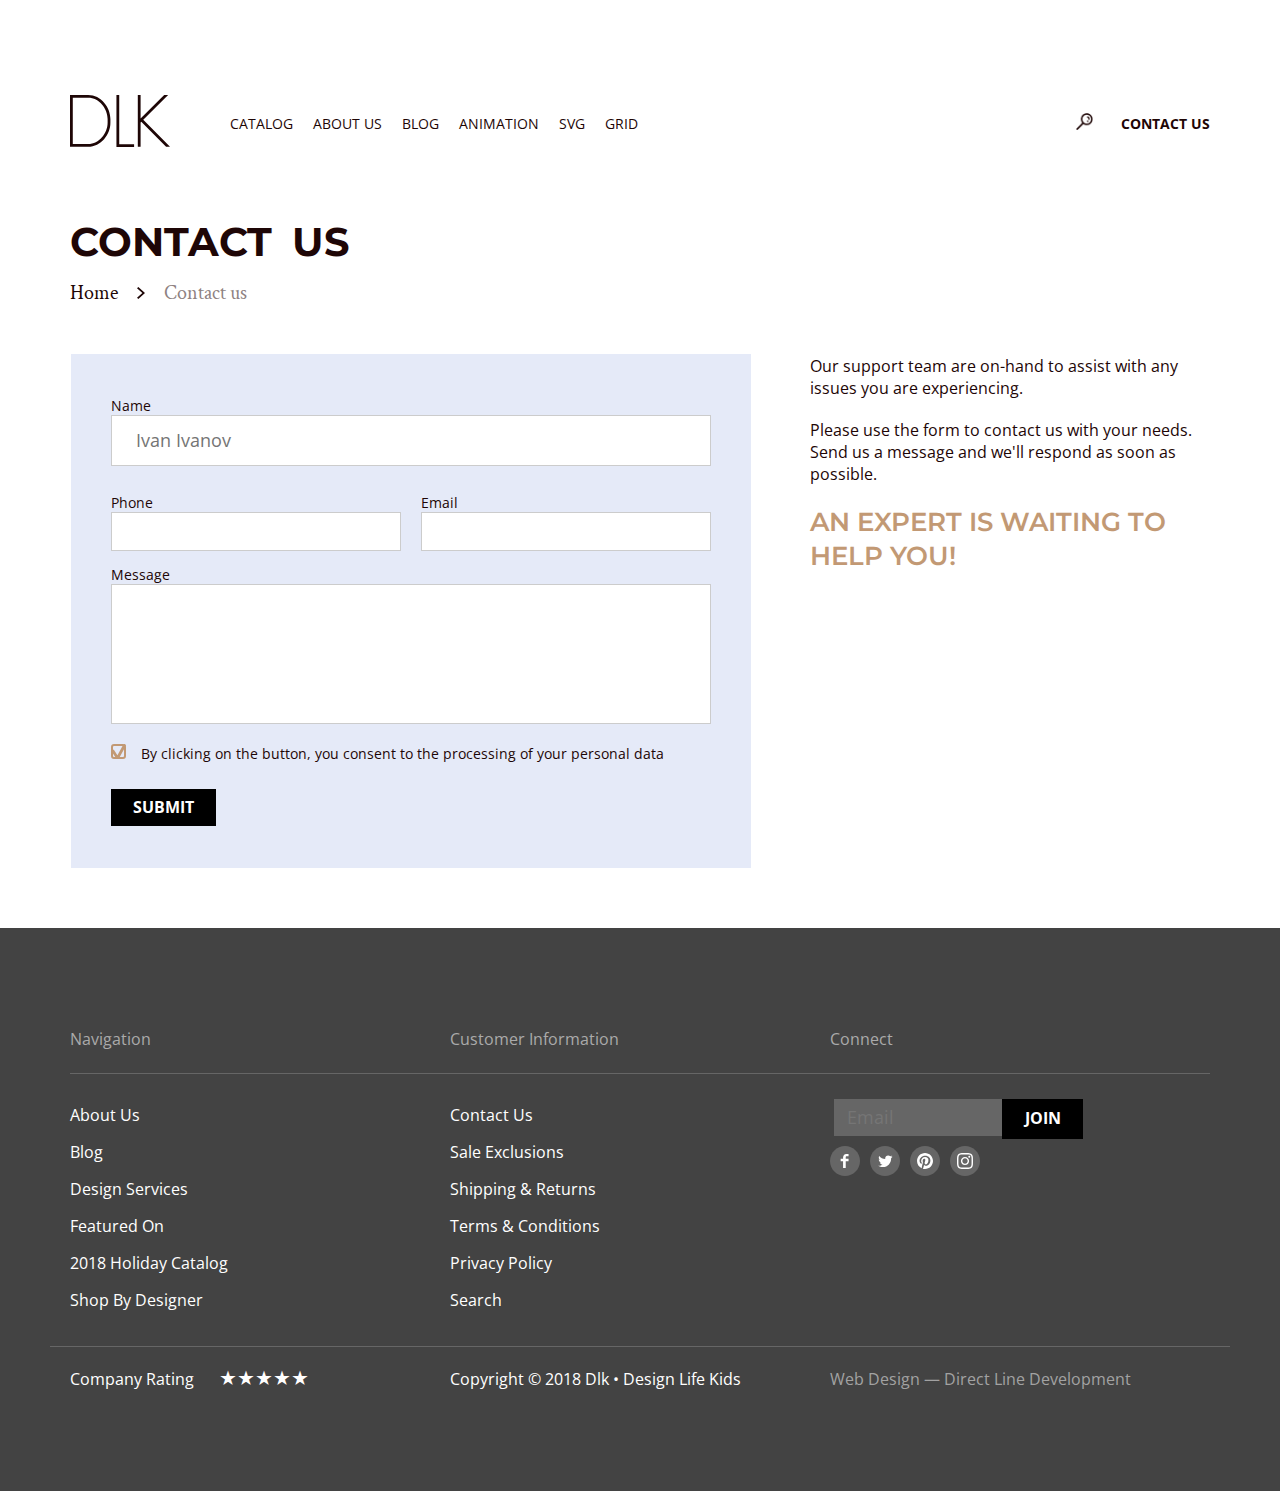
<file: contact.html>
<!DOCTYPE html>
<html lang="en">
<head>
    <meta charset="UTF-8">
    <meta http-equiv="X-UA-Compatible" content="IE=edge">
    <meta name="viewport" content="width=device-width,initial-scale=1">
    <link rel="preconnect" href="https://fonts.googleapis.com">
    <link rel="preconnect" href="https://fonts.gstatic.com" crossorigin>
    <link href="https://fonts.googleapis.com/css2?family=Crimson+Text:ital,wght@1,400;1,700&family=Montserrat:wght@700&family=Open+Sans:wght@400;700&display=swap" rel="stylesheet">
    <link rel="stylesheet" href="css/style.min.css">

    <title>Contact_Us</title>
    <meta name="description" content="Contact us and we will help you with the choice.">
    <meta name="keywords" content="Children's clothing and toys store.">
</head>
<body>

    <header class="header container">
    <span class="title_hidden">header__menu</span>
    <a href="/" class="header_opasity">
        <img src="img/union.svg" alt="logo of a clothing and toy store" width="100" height="52">
    </a>
    <div class="humburger header_opasity">
        <p class="mobile-header__open">menu</p>
    </div>

    <nav>
        <ul class="header__menu undotted">
            <li class="header_opasity">
                <a href="catalog.html">Catalog</a>
            </li>
            <li class="header_opasity">
                <a href="#">About Us</a>
            </li>
            <li class="header_opasity">
                <a href="blog.html">Blog</a>
            </li>
            <li class="header_opasity">
                <a href="animation.html">Animation</a>
            </li>
            <li class="header_opasity">
                <a href="svg.html">SVG</a>
            </li>
            <li class="header_opasity">
                <a href="grid.html">GRID</a>
            </li>
        </ul>
    </nav>
    <a href="#" class="header_opasity">
        <img src="img/glass.webp" alt="search of a clothing and toy store" width="17" height="17">
    </a>
    <a href="contact.html" class="header__contact header_opasity">Contact Us</a>
</header>

<div class="mobile-header">

    <div class="mobile-header__wrapper">
        <span class="title_hidden">header__menu</span>
        <div class="mobile-header__2">
            <a href="/" class="header_opasity mobile-header__logo">
                <img src="img/union.svg" alt="logo of a clothing and toy store" width="100" height="52">
            </a>
            <svg class="mobile-header__close" width="16" height="16" viewBox="0 0 16 16" fill="none" xmlns="http://www.w3.org/2000/svg">
                <path fill-rule="evenodd" clip-rule="evenodd" d="M0.707105 0L0 0.707105L7.07111 7.77821L4.6869e-05 14.8493L0.707151 15.5564L7.77821 8.48532L14.8492 15.5563L15.5563 14.8492L8.48532 7.77821L15.5563 0.707178L14.8492 7.33696e-05L7.77821 7.07111L0.707105 0Z" fill="#1E0606"/>
            </svg>
            <a href="#" class="header_opasity mobile-header__search">
                <img src="img/glass.webp" alt="search of a clothing and toy store" width="17" height="17">
            </a>
        </div>     
    <nav>
        <ul class="mobile-header__menu undotted">
            <li class="header_opasity">
                <a href="catalog.html">Catalog</a>
            </li>
            <li class="header_opasity">
                <a href="#">About Us</a>
            </li>
            <li class="header_opasity">
                <a href="blog.html">Blog</a>
            </li>
            <li class="header_opasity">
                <a href="animation.html">Animation</a>
            </li>
            <li class="header_opasity">
                <a href="svg.html">SVG</a>
            </li>
            <li class="header_opasity">
                <a href="grid.html">GRID</a>
            </li>
        </ul>
    </nav>
    <a href="contact.html" class="mobile-header__contact header_opasity">Contact Us</a>
    </div>
</div>

<script src="js/menu.js"></script>

    <main class="container">
        <section class="contact">
        <h1 class="title title_contact">Contact&ensp;Us</h1>
        <div class="navigation_div">
            <a href="#" class="navigation__pseudo italic">Home</a>
            <p class="italic">Contact us</p>
        </div>

        <div class="contact__div">
            <div class="contact__div_form">
                <form action="#" class="form @@class">
    <div>
        <label class="form_label form_label_name">
            <span>Name</span>
            <input type="text" class="input_border" placeholder="Ivan Ivanov">
        </label>
    </div>
    <div class="phone">
        <div class="phone__div">
            <label class="form_label">
                <span>Phone</span>
                <input type="tel" class="input_border">
            </label>
        </div>
        <div>
            <div class="email__div">
                <label class="form_label">
                    <span>Email</span>
                    <input type="email" class="input_border">
                </label>
            </div>
        </div>
    </div>

    <div>
        <label class="form_label">
            <span>Message</span>
            <textarea name="textarea" cols="30" rows="10" class="textarea input_border"></textarea>
        </label>
    </div>

    <fieldset class="fieldset">
        <legend>Agreement</legend>
        <ul class="undotted">
            <li>
                <label>
                    <input type="checkbox" class="checkbox__input" checked="checked">
                    <span class="checkbox__span">By clicking on the button, you consent to the processing of your personal data</span>
                </label>
            </li>
        </ul>
    </fieldset>

    <button type="submit" class="button">Submit</button>
</form>
            </div>

            <div class="contact__text">
                <p class="contact__text_small">Our support team are on-hand to assist with any issues you are experiencing.</p>
                <p class="contact__text_small">Please use the form to contact us with your needs. Send us a message and we'll respond as soon as possible.</p>
                <p class="contact__text_big">An expert is waiting to help you!</p>
            </div>
        </div>
        </section>
    </main>

    <footer class="footer">
  <div>
      <div class="footer__list container">
          <div class="footer__div">
              <p class="footer__p footer__p_border">Navigation</p>
              <ul class="undotted footer__text">
                  <li class="footer_opacity">
                      <a href="#">About Us</a>
                  </li>
                  <li class="footer_opacity">
                      <a href="#">Blog</a>
                  </li>
                  <li class="footer_opacity">
                      <a href="#">Design Services</a>
                  </li>
                  <li class="footer_opacity">
                      <a href="#">Featured On</a>
                  </li>
                  <li class="footer_opacity">
                      <a href="#">2018 Holiday Catalog</a>
                  </li>
                  <li class="footer_opacity">
                      <a href="#">Shop By Designer</a>
                  </li>
              </ul>
          </div> 
          <div class="footer__div">
              <p class="footer__p footer__p_border">Customer Information</p>
              <ul class="undotted footer__text footer__text_top">
                  <li class="footer_opacity">
                      <a href="#">Contact Us</a>
                  </li>
                  <li class="footer_opacity">
                      <a href="#">Sale Exclusions</a>
                  </li>
                  <li class="footer_opacity">
                      <a href="#">Shipping & Returns</a>
                  </li>
                  <li class="footer_opacity">
                      <a href="#">Terms & Conditions</a>
                  </li>
                  <li class="footer_opacity">
                      <a href="#">Privacy Policy</a>
                  </li>
                  <li class="footer_opacity">
                      <a href="#">Search</a>
                  </li>
              </ul>
          </div>
          <div class="footer__div">
              <p class="footer__p footer__p_border">Connect</p>
              <div class="footer__email">
                  <form action="#" class="footer__form">
                      <div>
                          <div>
                              <label class="">
                                  <span class="email__span">Email</span>
                                  <input type="text" class="Email__input" placeholder="Email">
                              </label>
                          </div>
                      </div>
                      <div>
                          <button class="button button_email" type="submit">Join</button>
                      </div>
                  </form> 
              </div>
              <ul class="undotted footer__sochil">
                  <li class="footer_opacity">
                      <a href="#">
                          <img src="img/socil/facebook.svg" alt="Social networks of our store" width="30" height="30">
                      </a>
                  </li>
                  <li class="footer_opacity">
                      <a href="#">
                          <img src="img/socil/twitter.svg" alt="Social networks of our store" width="30" height="30">
                      </a>
                  </li>
                  <li class="footer_opacity">
                      <a href="#">
                          <img src="img/socil/pinterest.svg" alt="Social networks of our store" width="30" height="30">
                      </a>
                  </li>
                  <li class="footer_opacity">
                      <a href="#">
                          <img src="img/socil/instagram.svg" alt="Social networks of our store" width="30" height="30">
                      </a>
                  </li>
              </ul>
          </div>
      </div>
      <div class="footer__list2 container">
          <div class="footer__additionaly1 footer__div wight">
              <p class="text">Company Rating</p>
              <form action="#" class="formstars form_margin">
                <div class="simple-rating">
                    <div class="simple-rating__items">
                        <input id="simple-rating__5" type="radio" class="simple-rating__item" name="simple-rating" value="5">
                        <label for="simple-rating__5" class="simple-rating__label"></label>
                        <input id="simple-rating__4" type="radio" class="simple-rating__item" name="simple-rating" value="4">
                        <label for="simple-rating__4" class="simple-rating__label"></label>
                        <input id="simple-rating__3" type="radio" class="simple-rating__item" name="simple-rating" value="3">
                        <label for="simple-rating__3" class="simple-rating__label"></label>
                        <input id="simple-rating__2" type="radio" class="simple-rating__item" name="simple-rating" value="2">
                        <label for="simple-rating__2" class="simple-rating__label"></label>
                        <input id="simple-rating__1" type="radio" class="simple-rating__item" name="simple-rating" value="1">
                        <label for="simple-rating__1" class="simple-rating__label"></label>
                    </div>
                </div>
              </form>
          </div>
          <div class="footer__additionaly2 footer__div">
              <p class="text">Copyright © 2018 Dlk • Design Life Kids</p>
          </div>
          <div class="footer__additionaly3 footer__div">
              <a href="#" class="Ablack">Web Design — Direct Line Development</a>
          </div>
      </div>
  </div>
</footer>

    <script src="js/menu.js"></script>
    
</body>
</html>
</file>
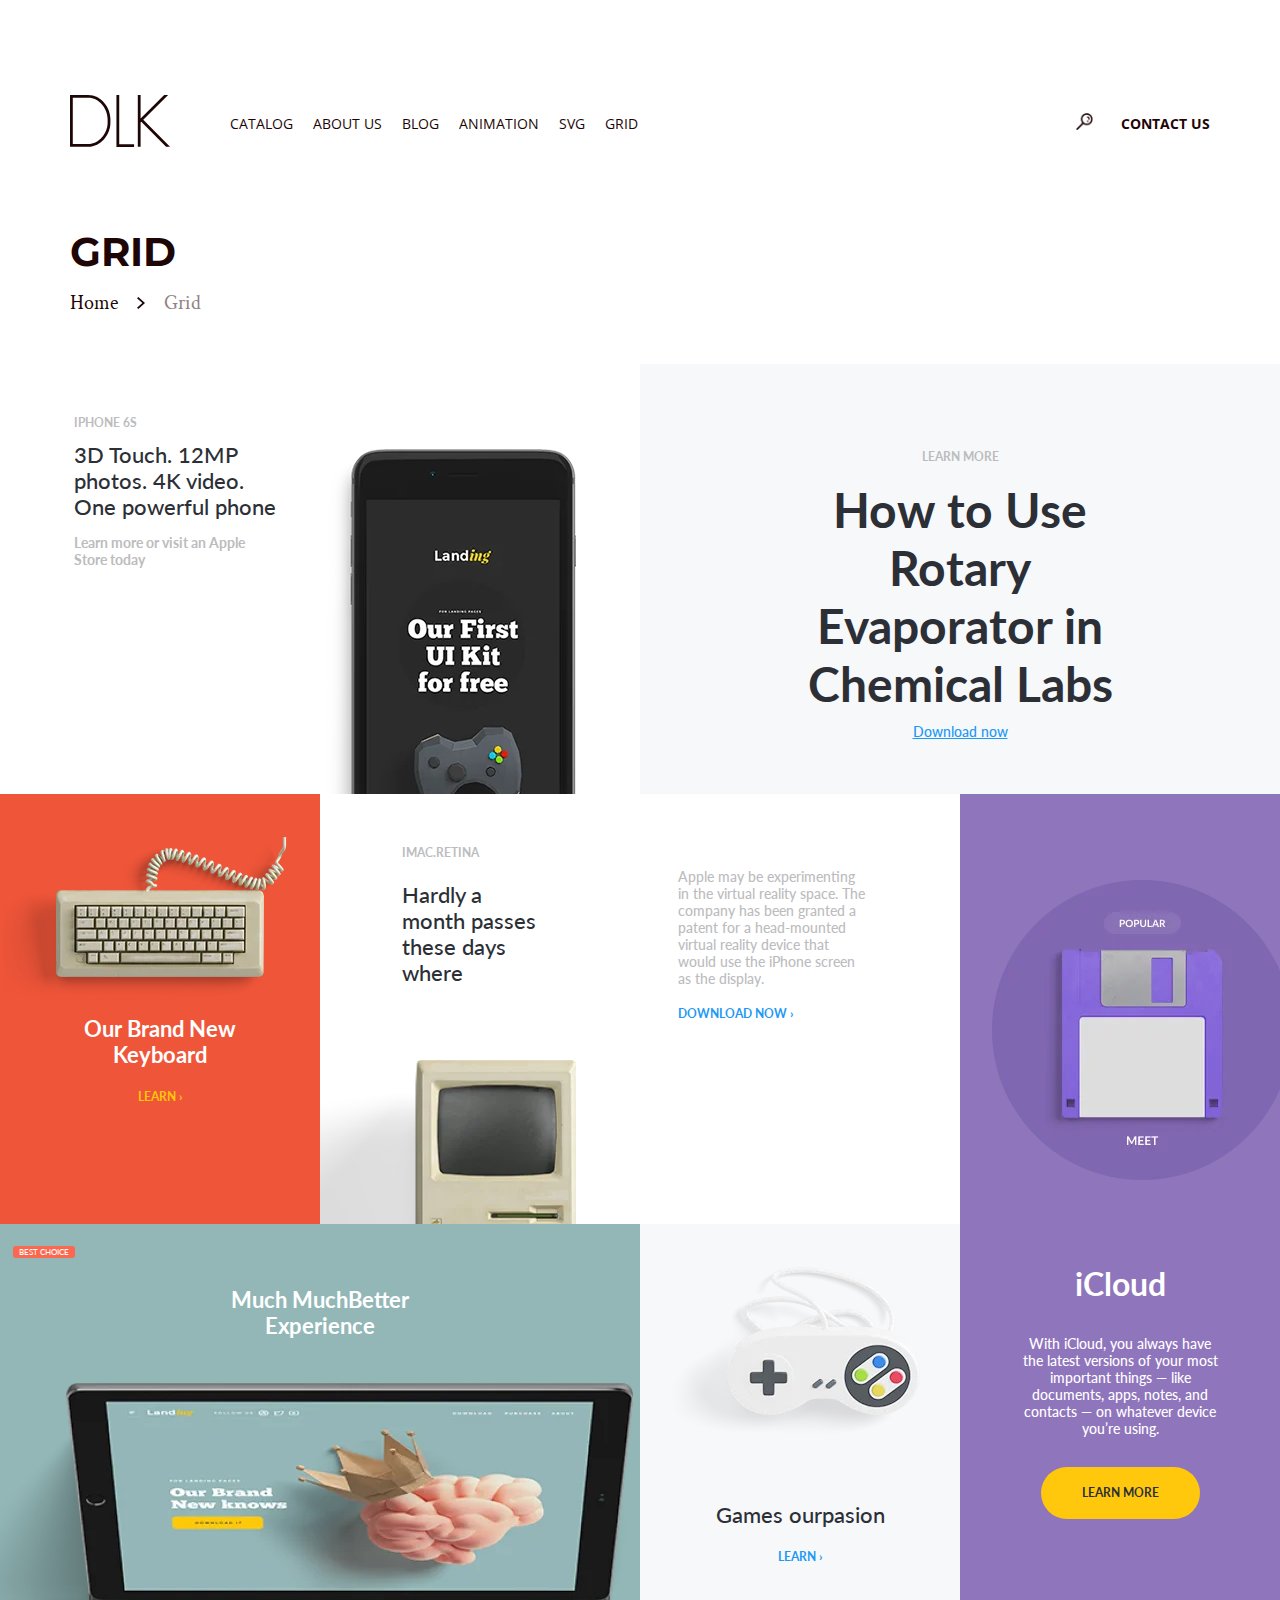
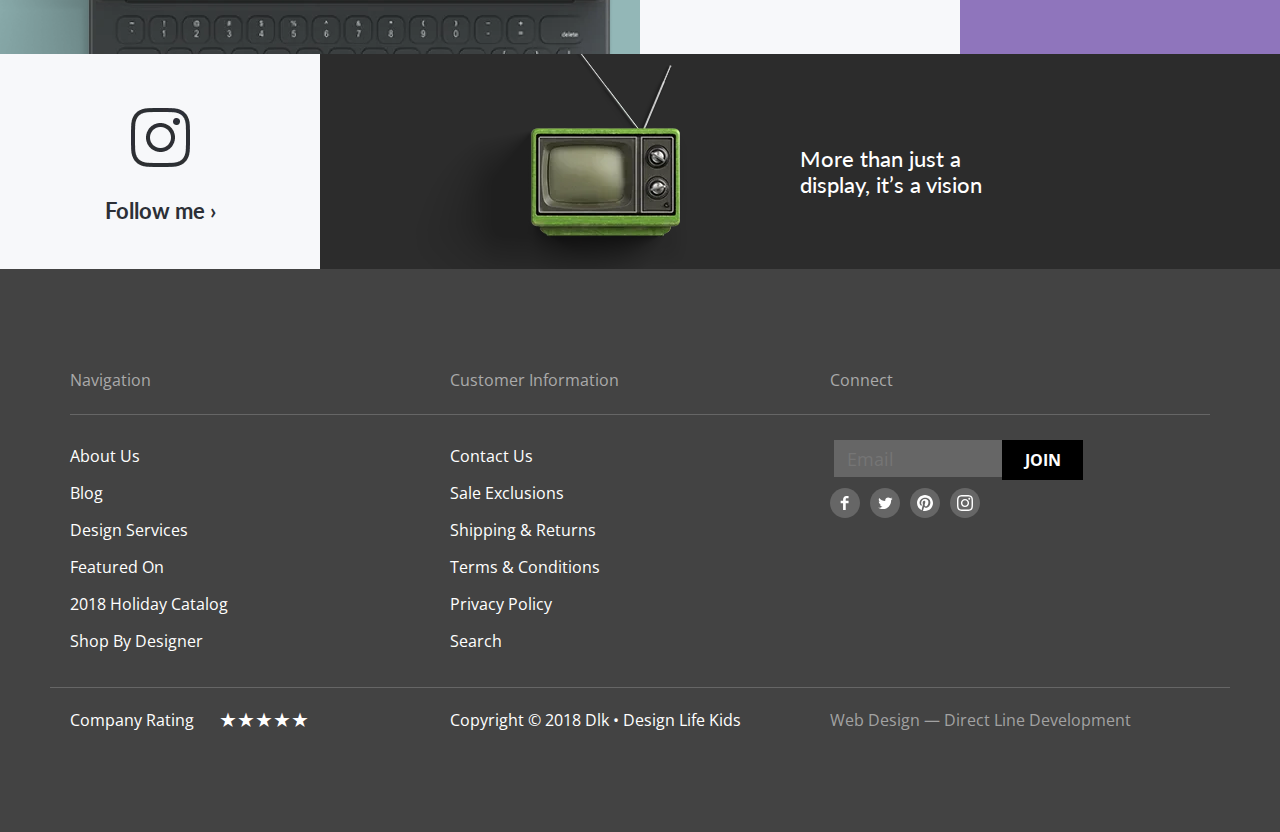
<file: grid.html>
<!DOCTYPE html>
<html lang="en">
<head>
    <meta charset="UTF-8">
    <meta http-equiv="X-UA-Compatible" content="IE=edge">
    <meta name="viewport" content="width=device-width,initial-scale=1">
    <link rel="preconnect" href="https://fonts.googleapis.com">
    <link rel="preconnect" href="https://fonts.gstatic.com" crossorigin>
    <link href="https://fonts.googleapis.com/css2?family=Crimson+Text:ital,wght@1,400;1,700&family=Montserrat:wght@200;700&family=Open+Sans:wght@400;700&display=swap" rel="stylesheet">
    <link rel="preconnect" href="https://fonts.googleapis.com">
    <link rel="preconnect" href="https://fonts.gstatic.com" crossorigin>
    <link href="https://fonts.googleapis.com/css2?family=Lato:wght@400;700&display=swap" rel="stylesheet">
    <link rel="stylesheet" href="css/style.min.css">

    <title>Grid</title>
    <meta name="description" content="A store of clothes, toys and a wonderful mood for you and your child.">
    <meta name="keywords" content="Children's clothing and toys store.">
</head>
<body>

    <header class="header container">
    <span class="title_hidden">header__menu</span>
    <a href="/" class="header_opasity">
        <img src="img/union.svg" alt="logo of a clothing and toy store" width="100" height="52">
    </a>
    <div class="humburger header_opasity">
        <p class="mobile-header__open">menu</p>
    </div>

    <nav>
        <ul class="header__menu undotted">
            <li class="header_opasity">
                <a href="catalog.html">Catalog</a>
            </li>
            <li class="header_opasity">
                <a href="#">About Us</a>
            </li>
            <li class="header_opasity">
                <a href="blog.html">Blog</a>
            </li>
            <li class="header_opasity">
                <a href="animation.html">Animation</a>
            </li>
            <li class="header_opasity">
                <a href="svg.html">SVG</a>
            </li>
            <li class="header_opasity">
                <a href="grid.html">GRID</a>
            </li>
        </ul>
    </nav>
    <a href="#" class="header_opasity">
        <img src="img/glass.webp" alt="search of a clothing and toy store" width="17" height="17">
    </a>
    <a href="contact.html" class="header__contact header_opasity">Contact Us</a>
</header>

<div class="mobile-header">

    <div class="mobile-header__wrapper">
        <span class="title_hidden">header__menu</span>
        <div class="mobile-header__2">
            <a href="/" class="header_opasity mobile-header__logo">
                <img src="img/union.svg" alt="logo of a clothing and toy store" width="100" height="52">
            </a>
            <svg class="mobile-header__close" width="16" height="16" viewBox="0 0 16 16" fill="none" xmlns="http://www.w3.org/2000/svg">
                <path fill-rule="evenodd" clip-rule="evenodd" d="M0.707105 0L0 0.707105L7.07111 7.77821L4.6869e-05 14.8493L0.707151 15.5564L7.77821 8.48532L14.8492 15.5563L15.5563 14.8492L8.48532 7.77821L15.5563 0.707178L14.8492 7.33696e-05L7.77821 7.07111L0.707105 0Z" fill="#1E0606"/>
            </svg>
            <a href="#" class="header_opasity mobile-header__search">
                <img src="img/glass.webp" alt="search of a clothing and toy store" width="17" height="17">
            </a>
        </div>     
    <nav>
        <ul class="mobile-header__menu undotted">
            <li class="header_opasity">
                <a href="catalog.html">Catalog</a>
            </li>
            <li class="header_opasity">
                <a href="#">About Us</a>
            </li>
            <li class="header_opasity">
                <a href="blog.html">Blog</a>
            </li>
            <li class="header_opasity">
                <a href="animation.html">Animation</a>
            </li>
            <li class="header_opasity">
                <a href="svg.html">SVG</a>
            </li>
            <li class="header_opasity">
                <a href="grid.html">GRID</a>
            </li>
        </ul>
    </nav>
    <a href="contact.html" class="mobile-header__contact header_opasity">Contact Us</a>
    </div>
</div>

<script src="js/menu.js"></script>

    <main>
        <section class="container">
            <h1 class="title title_montserrat">GRID</h1>
            <div class="navigation_div">
                <a href="#" class="navigation__pseudo italic">Home</a>
                <p class="italic">Grid</p>
            </div>
        </section>

        <section>
            <div class="grid">
                <div class="grid__column_1">
                    <div class="column-content_1">
                        <p class="p_1">IPHONE 6S</p>
                        <a href="#">3D Touch. 12MP photos. 4K video. One powerful phone</a>
                        <p class="p_2">Learn more or visit an Apple Store today</p>
                    </div>
                    <img class="img-column_1" src="img/grid/column1.webp" alt="Photos of our works">
                </div>
                <div class="grid__column_2">
                    <p class="p_1">LEARN MORE</p>
                    <p class="p_2">How to Use Rotary Evaporator in Chemical Labs</p>
                    <a href="#">Download now</a>
                </div>
                <div class="grid__column_3">
                    <p>Our Brand New Keyboard</p>
                    <a href="#">LEARN ›</a>
                    <img class="img-column_3" src="img/grid/column3.webp" alt="Photos of our works">
                </div>
                <div class="grid__column_4">
                    <div class="column-div_4">
                        <p class="p_1">IMAC.RETINA</p>
                        <p class="p_2">Hardly a month passes these days where</p>
                    </div>
                    <div>
                        <p class="p_3">Apple may be experimenting in the virtual reality space. The company has been granted a patent for a head-mounted virtual reality device that would use the iPhone screen as the display.</p>
                        <a href="#">DOWNLOAD NOW ›</a>
                    </div>
                    <img class="img-column_4" src="img/grid/column4.webp" alt="Photos of our works">
                </div>
                <div class="grid__column_5">
                    <p class="p_1">iCloud</p>
                    <p class="p_2">With iCloud, you always have the latest versions of your most important things — like documents, apps, notes, and contacts — on whatever device you’re using.</p>
                    <button class="button-column_5">LEARN MORE</button>
                    <img class="img-column_5" src="img/grid/column5.webp" alt="Photos of our works">
                </div>
                <div class="grid__column_6">
                    <button class="button-column_6">BEST CHOICE</button>
                    <a href="#">Much MuchBetter Experience</a>
                    <img class="img-column_6" src="img/grid/column6.webp" alt="Photos of our works">
                </div>
                <div class="grid__column_7">
                    <p>Games ourpasion</p>
                    <a href="#">LEARN ›</a>
                    <img class="img-column_7" src="img/grid/column7.webp" alt="Photos of our works">
                </div>
                <div class="grid__column_8">
                    <a href="#">Follow me ›</a>
                    <img class="img-column_8" src="img/grid/column8.webp" alt="Photos of our works">
                </div>
                <div class="grid__column_9">
                    <a href="#">More than just a display,  it’s a vision</a>
                    <img class="img-column_9" src="img/grid/column9.webp" alt="Photos of our works">
                </div>
            </div>
        </section>
    </main>

    <footer class="footer">
  <div>
      <div class="footer__list container">
          <div class="footer__div">
              <p class="footer__p footer__p_border">Navigation</p>
              <ul class="undotted footer__text">
                  <li class="footer_opacity">
                      <a href="#">About Us</a>
                  </li>
                  <li class="footer_opacity">
                      <a href="#">Blog</a>
                  </li>
                  <li class="footer_opacity">
                      <a href="#">Design Services</a>
                  </li>
                  <li class="footer_opacity">
                      <a href="#">Featured On</a>
                  </li>
                  <li class="footer_opacity">
                      <a href="#">2018 Holiday Catalog</a>
                  </li>
                  <li class="footer_opacity">
                      <a href="#">Shop By Designer</a>
                  </li>
              </ul>
          </div> 
          <div class="footer__div">
              <p class="footer__p footer__p_border">Customer Information</p>
              <ul class="undotted footer__text footer__text_top">
                  <li class="footer_opacity">
                      <a href="#">Contact Us</a>
                  </li>
                  <li class="footer_opacity">
                      <a href="#">Sale Exclusions</a>
                  </li>
                  <li class="footer_opacity">
                      <a href="#">Shipping & Returns</a>
                  </li>
                  <li class="footer_opacity">
                      <a href="#">Terms & Conditions</a>
                  </li>
                  <li class="footer_opacity">
                      <a href="#">Privacy Policy</a>
                  </li>
                  <li class="footer_opacity">
                      <a href="#">Search</a>
                  </li>
              </ul>
          </div>
          <div class="footer__div">
              <p class="footer__p footer__p_border">Connect</p>
              <div class="footer__email">
                  <form action="#" class="footer__form">
                      <div>
                          <div>
                              <label class="">
                                  <span class="email__span">Email</span>
                                  <input type="text" class="Email__input" placeholder="Email">
                              </label>
                          </div>
                      </div>
                      <div>
                          <button class="button button_email" type="submit">Join</button>
                      </div>
                  </form> 
              </div>
              <ul class="undotted footer__sochil">
                  <li class="footer_opacity">
                      <a href="#">
                          <img src="img/socil/facebook.svg" alt="Social networks of our store" width="30" height="30">
                      </a>
                  </li>
                  <li class="footer_opacity">
                      <a href="#">
                          <img src="img/socil/twitter.svg" alt="Social networks of our store" width="30" height="30">
                      </a>
                  </li>
                  <li class="footer_opacity">
                      <a href="#">
                          <img src="img/socil/pinterest.svg" alt="Social networks of our store" width="30" height="30">
                      </a>
                  </li>
                  <li class="footer_opacity">
                      <a href="#">
                          <img src="img/socil/instagram.svg" alt="Social networks of our store" width="30" height="30">
                      </a>
                  </li>
              </ul>
          </div>
      </div>
      <div class="footer__list2 container">
          <div class="footer__additionaly1 footer__div wight">
              <p class="text">Company Rating</p>
              <form action="#" class="formstars form_margin">
                <div class="simple-rating">
                    <div class="simple-rating__items">
                        <input id="simple-rating__5" type="radio" class="simple-rating__item" name="simple-rating" value="5">
                        <label for="simple-rating__5" class="simple-rating__label"></label>
                        <input id="simple-rating__4" type="radio" class="simple-rating__item" name="simple-rating" value="4">
                        <label for="simple-rating__4" class="simple-rating__label"></label>
                        <input id="simple-rating__3" type="radio" class="simple-rating__item" name="simple-rating" value="3">
                        <label for="simple-rating__3" class="simple-rating__label"></label>
                        <input id="simple-rating__2" type="radio" class="simple-rating__item" name="simple-rating" value="2">
                        <label for="simple-rating__2" class="simple-rating__label"></label>
                        <input id="simple-rating__1" type="radio" class="simple-rating__item" name="simple-rating" value="1">
                        <label for="simple-rating__1" class="simple-rating__label"></label>
                    </div>
                </div>
              </form>
          </div>
          <div class="footer__additionaly2 footer__div">
              <p class="text">Copyright © 2018 Dlk • Design Life Kids</p>
          </div>
          <div class="footer__additionaly3 footer__div">
              <a href="#" class="Ablack">Web Design — Direct Line Development</a>
          </div>
      </div>
  </div>
</footer>

    <script src="js/menu.js"></script>
    
</body>
</html>
</file>
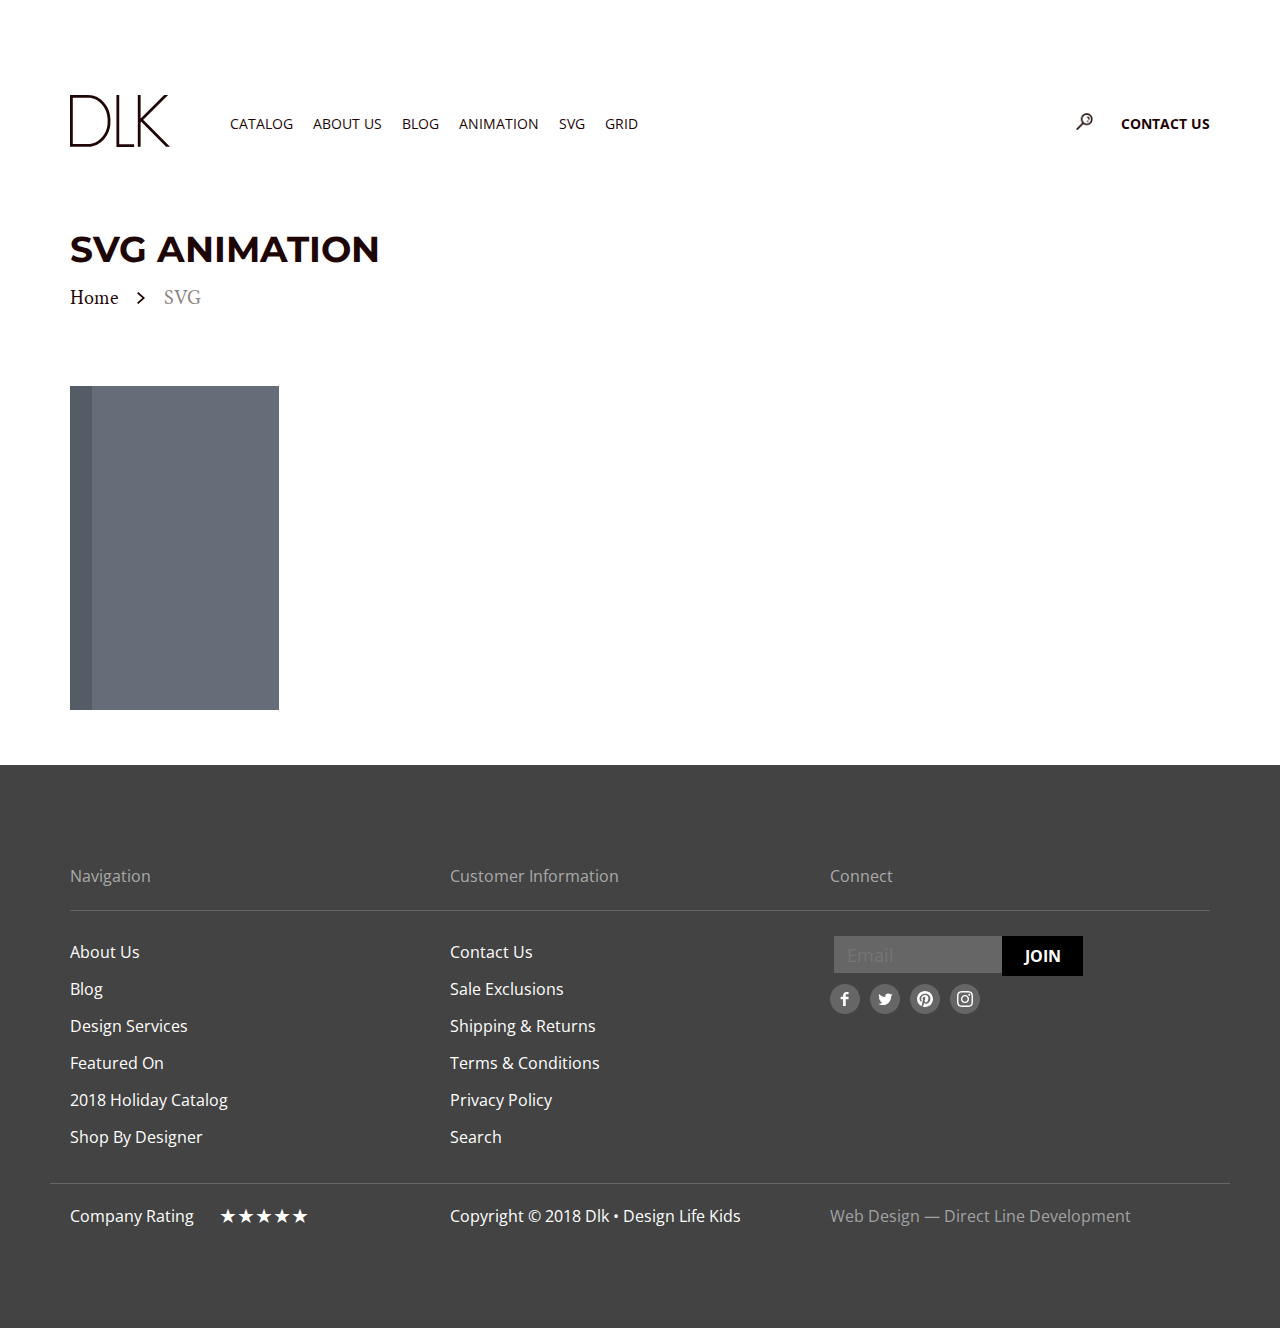
<file: svg.html>
<!DOCTYPE html>
<html lang="en">
<head>
    <meta charset="UTF-8">
    <meta http-equiv="X-UA-Compatible" content="IE=edge">
    <meta name="viewport" content="width=device-width,initial-scale=1">
    <link rel="preconnect" href="https://fonts.googleapis.com">
    <link rel="preconnect" href="https://fonts.gstatic.com" crossorigin>
    <link href="https://fonts.googleapis.com/css2?family=Crimson+Text:ital,wght@1,400;1,700&family=Montserrat:wght@200;700&family=Open+Sans:wght@400;700&display=swap" rel="stylesheet">
    <link rel="stylesheet" href="css/style.min.css">

    <title>SVG</title>
    <meta name="description" content="A store of clothes, toys and a wonderful mood for you and your child.">
    <meta name="keywords" content="Children's clothing and toys store.">
</head>
<body>

    <header class="header container">
    <span class="title_hidden">header__menu</span>
    <a href="/" class="header_opasity">
        <img src="img/union.svg" alt="logo of a clothing and toy store" width="100" height="52">
    </a>
    <div class="humburger header_opasity">
        <p class="mobile-header__open">menu</p>
    </div>

    <nav>
        <ul class="header__menu undotted">
            <li class="header_opasity">
                <a href="catalog.html">Catalog</a>
            </li>
            <li class="header_opasity">
                <a href="#">About Us</a>
            </li>
            <li class="header_opasity">
                <a href="blog.html">Blog</a>
            </li>
            <li class="header_opasity">
                <a href="animation.html">Animation</a>
            </li>
            <li class="header_opasity">
                <a href="svg.html">SVG</a>
            </li>
            <li class="header_opasity">
                <a href="grid.html">GRID</a>
            </li>
        </ul>
    </nav>
    <a href="#" class="header_opasity">
        <img src="img/glass.webp" alt="search of a clothing and toy store" width="17" height="17">
    </a>
    <a href="contact.html" class="header__contact header_opasity">Contact Us</a>
</header>

<div class="mobile-header">

    <div class="mobile-header__wrapper">
        <span class="title_hidden">header__menu</span>
        <div class="mobile-header__2">
            <a href="/" class="header_opasity mobile-header__logo">
                <img src="img/union.svg" alt="logo of a clothing and toy store" width="100" height="52">
            </a>
            <svg class="mobile-header__close" width="16" height="16" viewBox="0 0 16 16" fill="none" xmlns="http://www.w3.org/2000/svg">
                <path fill-rule="evenodd" clip-rule="evenodd" d="M0.707105 0L0 0.707105L7.07111 7.77821L4.6869e-05 14.8493L0.707151 15.5564L7.77821 8.48532L14.8492 15.5563L15.5563 14.8492L8.48532 7.77821L15.5563 0.707178L14.8492 7.33696e-05L7.77821 7.07111L0.707105 0Z" fill="#1E0606"/>
            </svg>
            <a href="#" class="header_opasity mobile-header__search">
                <img src="img/glass.webp" alt="search of a clothing and toy store" width="17" height="17">
            </a>
        </div>     
    <nav>
        <ul class="mobile-header__menu undotted">
            <li class="header_opasity">
                <a href="catalog.html">Catalog</a>
            </li>
            <li class="header_opasity">
                <a href="#">About Us</a>
            </li>
            <li class="header_opasity">
                <a href="blog.html">Blog</a>
            </li>
            <li class="header_opasity">
                <a href="animation.html">Animation</a>
            </li>
            <li class="header_opasity">
                <a href="svg.html">SVG</a>
            </li>
            <li class="header_opasity">
                <a href="grid.html">GRID</a>
            </li>
        </ul>
    </nav>
    <a href="contact.html" class="mobile-header__contact header_opasity">Contact Us</a>
    </div>
</div>

<script src="js/menu.js"></script>

    <main>
        <section class="container">
            <h1 class="title_blog animation__title">SVG Animation</h1>
            <div class="navigation_div">
                <a href="/" class="navigation__pseudo italic">Home</a>
                <p class="italic">SVG</p>
            </div>
        </section>

        <section class="svganimation container">
            <svg width="418" hight="351" viewBox="0 0 418 351">
                <path class="linegrey" d="M 15 0
                        C 5.5 0 0 5.5 0 15
                        V 27
                        L 418 27
                        V 15
                        C 418 5.5 412.5 0 403 0 Z" style="fill: #CCD1D9"/>
                <path class="rctgl_1" d="M 0 27 
                        V 351
                        H 23
                        V 27
                        Z " style="fill: #545C66"/>
                <path class="rctgl_2" d="M 22 27
                        V 351
                        H 209
                        V 27
                        Z" style="fill: #656D78"/>
                <line class="line_anim" x1="47" y1="54" x2="176" y2="54" style="stroke: #5D9CEC; stroke-width:14; stroke-linecap:round"/>
                <line class="line_anim" x1="60" y1="81" x2="190" y2="81" style="stroke: #A0D468; stroke-width:14; stroke-linecap:round"/>  
                <line class="line_anim" x1="74" y1="108" x2="102" y2="108" style="stroke: #ED5565; stroke-width:14; stroke-linecap:round"/> 
                <path class="line_opacity" d="M 128 101
                        C 124.13 101 121 104.13 121 108
                        C 121 111.87 124.13 115 128 115
                        H 209
                        V 101
                        Z" style="fill: #ED5565"/>
                <path class="line_opacity" d="M 86 128
                        C 83.5 128 80 131.13 80 135
                        C 80 138.87 83.5 142 86 142
                        H 209
                        V 128
                        Z" style="fill: #FFCE54"/>
                <line class="line_anim" x1="87" y1="161" x2="163" y2="161" style="stroke: #CCD1D9; stroke-width:14; stroke-linecap:round"/>
                <line class="line_anim" x1="87" y1="188" x2="109" y2="188" style="stroke: #CCD1D9; stroke-width:14; stroke-linecap:round"/>
                <path class="line_opacity" d="M 133.52 181
                        C 129.92 181 127 184.13 127 188
                        C 127 191.87 129.92 195 133.52 195
                        H 209
                        V 181
                        Z" style="fill: #CCD1D9"/>
                <path class="line_opacity" d="M 86 208
                        C 83.5 208 80 211.13 80 215
                        C 80 218.87 83.5 222 86 222
                        H 209
                        V 208
                        Z" style="fill: #CCD1D9"/>
                <line class="line_anim" x1="87" y1="242" x2="176" y2="242" style="stroke: #FFCE54; stroke-width:14; stroke-linecap:round"/>
                <line class="line_anim" x1="74" y1="269" x2="136" y2="269" style="stroke: #ED5565; stroke-width:14; stroke-linecap:round"/>
                <line class="line_anim" x1="60" y1="296" x2="156" y2="296" style="stroke: #A0D468; stroke-width:14; stroke-linecap:round"/>
                <line class="line_anim" x1="47" y1="323" x2="89" y2="323" style="stroke: #5D9CEC; stroke-width:14; stroke-linecap:round"/>
                <path class="rctgl_3" d="M 209 27
                        V 351
                        H 418
                        V 27
                        Z" style="fill: #E6E9ED"/>
                <path class="line_opacity" d="M 209 47
                        V 169 
                        H 391
                        C 394.87 169 398 165.87 398 162
                        V 54
                        C 398 50.13 394.87 47 391 47
                        Z" style="fill: #5D9CEC"/>
                <path class="line_opacity" d="M 226 169
                        H 328.5
                        L 278.93 114.47
                        C 277.46 112.96 276.44 113 276 113
                        C 275.56 113 274.54 112.96 273.17 114.47
                        Z" style="fill: #545C66"/>
                <path class="line_opacity" d="M 262.5 169
                        H 385.5
                        L 327 95
                        C 325 92.94 323.6 93 323 93
                        C 322.4 93 321 92.94 319.13 95
                        Z" style="fill: #656D78"/>
                <path class="line_opacity" d="M 234 188
                        C 231.24 188 229 190.24 229 193
                        V 271
                        C 229 273.76 231.24 276 234 276
                        H 393
                        C 395.76 276 398 273.76 398 271
                        V 193
                        C 398 190.24 395.76 188 393 188
                        Z" style="fill: #5D9CEC"/>
                <circle class="circle" r="11" cx="263" cy="215.5" style="fill: #FFCE54"/>
                <path class="line_opacity" d="M 273.5 276
                        H 338.5
                        L 311 236
                        C 309.25 234 307.1 234 306.5 234
                        C 305.9 234 303.75 234 302 236
                        Z" style="fill: #545C66"/>
                <path class="line_opacity" d="M 300 276
                        H 386
                        L 348 223
                        C 346.25 221 344.1 221 343.5 221
                        C 342.9 221 340.75 221 339 223
                        Z" style="fill: #656D78"/>
                <line class="line_opacity" x1="235" y1="296" x2="391" y2="296" style="stroke: #CCD1D9; stroke-width:14; stroke-linecap:round"/>
                <line class="line_anim" x1="235" y1="323" x2="317" y2="323" style="stroke: #CCD1D9; stroke-width:14; stroke-linecap:round"/>
            </svg>
        </section>
    </main>

    <footer class="footer">
  <div>
      <div class="footer__list container">
          <div class="footer__div">
              <p class="footer__p footer__p_border">Navigation</p>
              <ul class="undotted footer__text">
                  <li class="footer_opacity">
                      <a href="#">About Us</a>
                  </li>
                  <li class="footer_opacity">
                      <a href="#">Blog</a>
                  </li>
                  <li class="footer_opacity">
                      <a href="#">Design Services</a>
                  </li>
                  <li class="footer_opacity">
                      <a href="#">Featured On</a>
                  </li>
                  <li class="footer_opacity">
                      <a href="#">2018 Holiday Catalog</a>
                  </li>
                  <li class="footer_opacity">
                      <a href="#">Shop By Designer</a>
                  </li>
              </ul>
          </div> 
          <div class="footer__div">
              <p class="footer__p footer__p_border">Customer Information</p>
              <ul class="undotted footer__text footer__text_top">
                  <li class="footer_opacity">
                      <a href="#">Contact Us</a>
                  </li>
                  <li class="footer_opacity">
                      <a href="#">Sale Exclusions</a>
                  </li>
                  <li class="footer_opacity">
                      <a href="#">Shipping & Returns</a>
                  </li>
                  <li class="footer_opacity">
                      <a href="#">Terms & Conditions</a>
                  </li>
                  <li class="footer_opacity">
                      <a href="#">Privacy Policy</a>
                  </li>
                  <li class="footer_opacity">
                      <a href="#">Search</a>
                  </li>
              </ul>
          </div>
          <div class="footer__div">
              <p class="footer__p footer__p_border">Connect</p>
              <div class="footer__email">
                  <form action="#" class="footer__form">
                      <div>
                          <div>
                              <label class="">
                                  <span class="email__span">Email</span>
                                  <input type="text" class="Email__input" placeholder="Email">
                              </label>
                          </div>
                      </div>
                      <div>
                          <button class="button button_email" type="submit">Join</button>
                      </div>
                  </form> 
              </div>
              <ul class="undotted footer__sochil">
                  <li class="footer_opacity">
                      <a href="#">
                          <img src="img/socil/facebook.svg" alt="Social networks of our store" width="30" height="30">
                      </a>
                  </li>
                  <li class="footer_opacity">
                      <a href="#">
                          <img src="img/socil/twitter.svg" alt="Social networks of our store" width="30" height="30">
                      </a>
                  </li>
                  <li class="footer_opacity">
                      <a href="#">
                          <img src="img/socil/pinterest.svg" alt="Social networks of our store" width="30" height="30">
                      </a>
                  </li>
                  <li class="footer_opacity">
                      <a href="#">
                          <img src="img/socil/instagram.svg" alt="Social networks of our store" width="30" height="30">
                      </a>
                  </li>
              </ul>
          </div>
      </div>
      <div class="footer__list2 container">
          <div class="footer__additionaly1 footer__div wight">
              <p class="text">Company Rating</p>
              <form action="#" class="formstars form_margin">
                <div class="simple-rating">
                    <div class="simple-rating__items">
                        <input id="simple-rating__5" type="radio" class="simple-rating__item" name="simple-rating" value="5">
                        <label for="simple-rating__5" class="simple-rating__label"></label>
                        <input id="simple-rating__4" type="radio" class="simple-rating__item" name="simple-rating" value="4">
                        <label for="simple-rating__4" class="simple-rating__label"></label>
                        <input id="simple-rating__3" type="radio" class="simple-rating__item" name="simple-rating" value="3">
                        <label for="simple-rating__3" class="simple-rating__label"></label>
                        <input id="simple-rating__2" type="radio" class="simple-rating__item" name="simple-rating" value="2">
                        <label for="simple-rating__2" class="simple-rating__label"></label>
                        <input id="simple-rating__1" type="radio" class="simple-rating__item" name="simple-rating" value="1">
                        <label for="simple-rating__1" class="simple-rating__label"></label>
                    </div>
                </div>
              </form>
          </div>
          <div class="footer__additionaly2 footer__div">
              <p class="text">Copyright © 2018 Dlk • Design Life Kids</p>
          </div>
          <div class="footer__additionaly3 footer__div">
              <a href="#" class="Ablack">Web Design — Direct Line Development</a>
          </div>
      </div>
  </div>
</footer>

    <script src="js/menu.js"></script>
    
</body>
</html>
</file>
